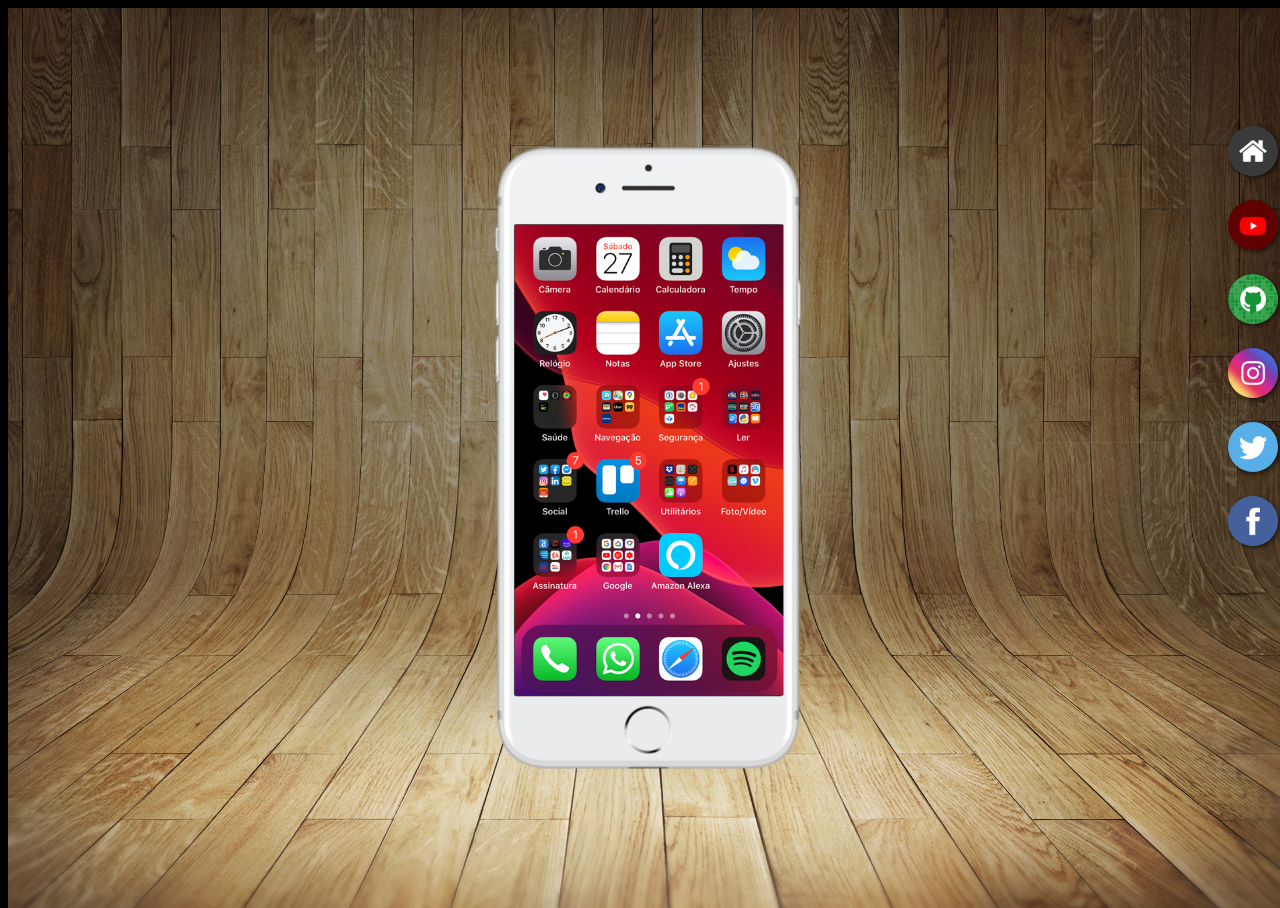
<file: index.html>
<!DOCTYPE html>
<html lang="pt-br">
<head>
    <meta charset="UTF-8">
    <meta name="viewport" content="width=device-width, initial-scale=1.0">
    <link rel="shortcut icon" href="favicon.ico" type="image/x-icon">
    <title>Projetos redes sociais</title>
    <link rel="stylesheet" href="estilos/style.css">
</head>
<body>
    <main>
        <section id="telefone">
            <iframe src="home.html" name="tela" id="tela" frameborder="0" > Seu navegador não é compatível</iframe>
        </section>
        <section id="redes-sociais">
            <br>
            <br>
            <br>
            <br>
            <br>
            <br>
            <a href="home.html" target="tela"><img src="imagens/logo-home.jpg" alt="Home"></a> <br>

            <a href="youtube.html" target="tela"><img src="imagens/logo-youtube.jpg" alt="Youtube"></a> <br>

            <a href="github.html" target="tela"><img src="imagens/logo-github.jpg" alt="Github"></a> <br>

            <a href="instagram.html" target="tela"><img src="imagens/logo-instagram.jpg" alt="Instagram"></a> <br>

            <a href="twitter.html" target="tela"><img src="imagens/logo-twitter.jpg" alt="Twitter"></a> <br>

            <a href="face.html" target="tela"><img src="imagens/logo-facebook.jpg" alt="Facebook"></a> <br>
        </section>
    </main>





</body>
</html>
</file>
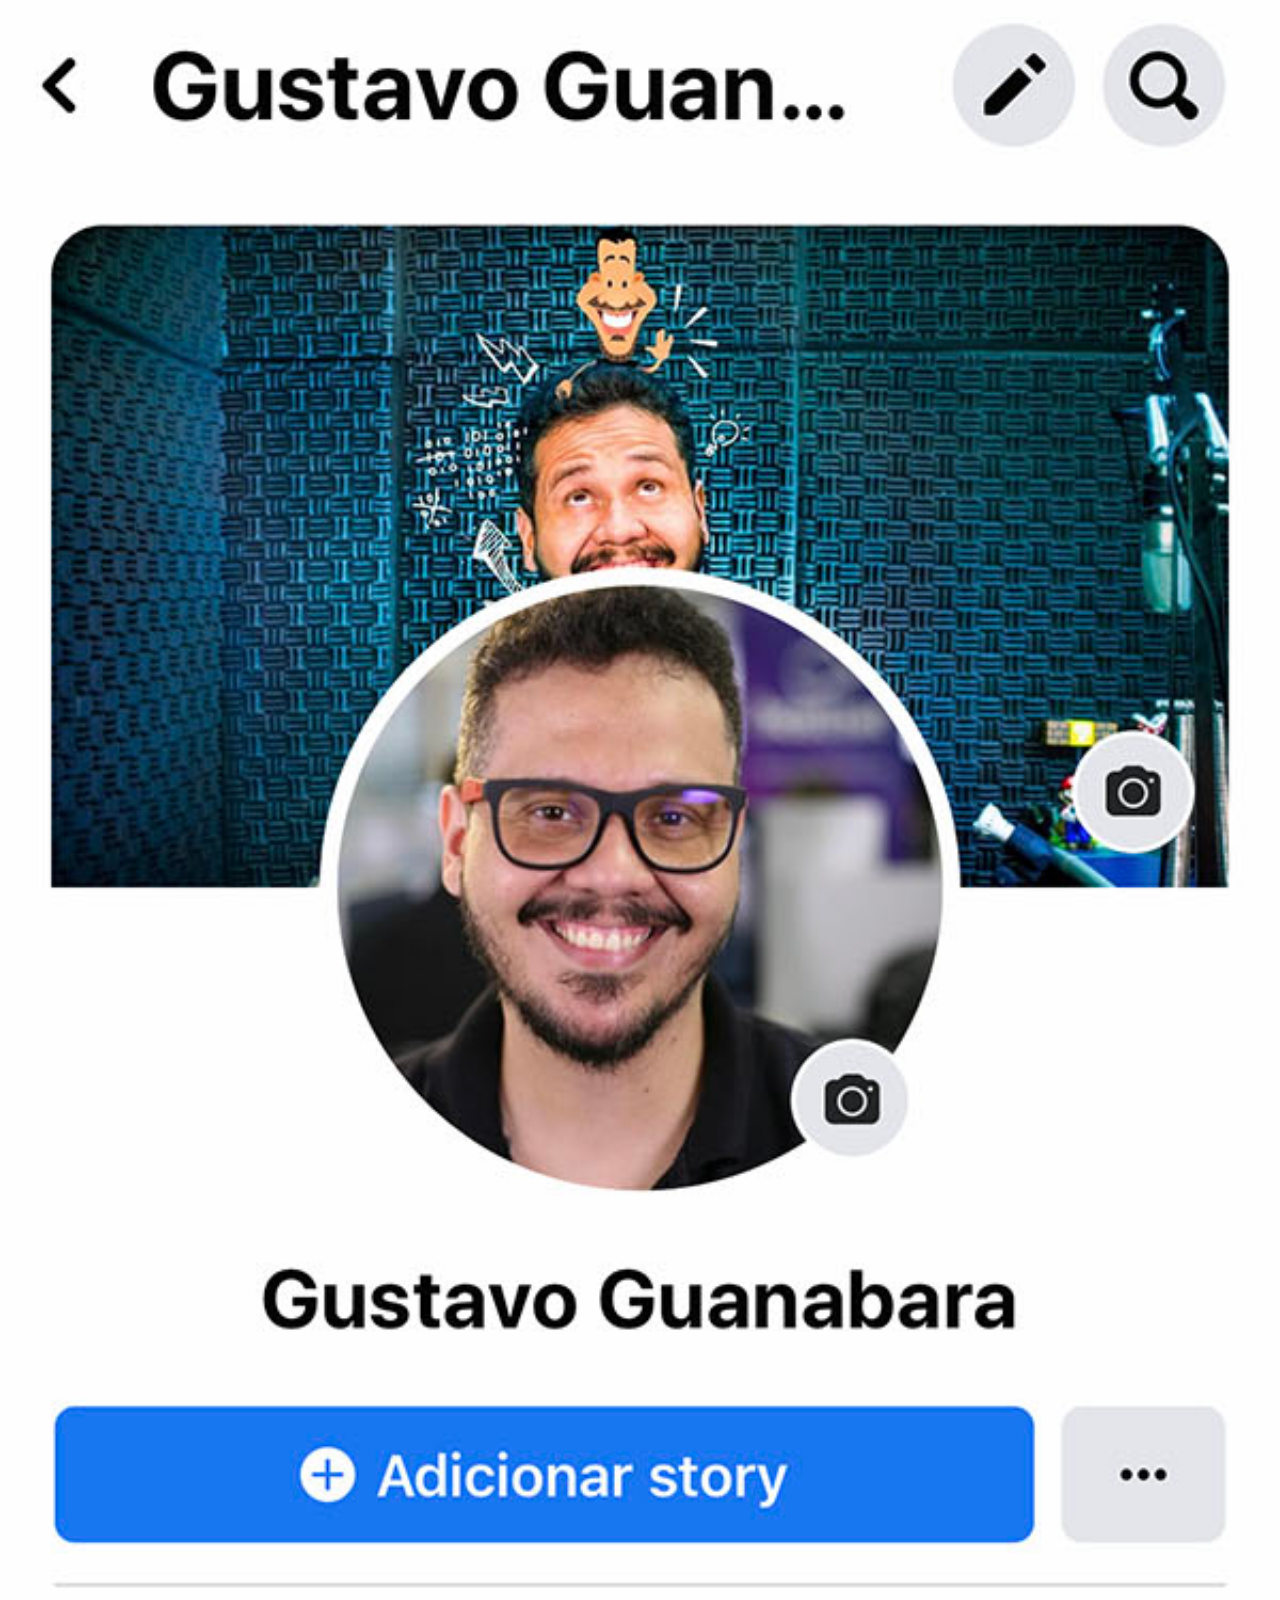
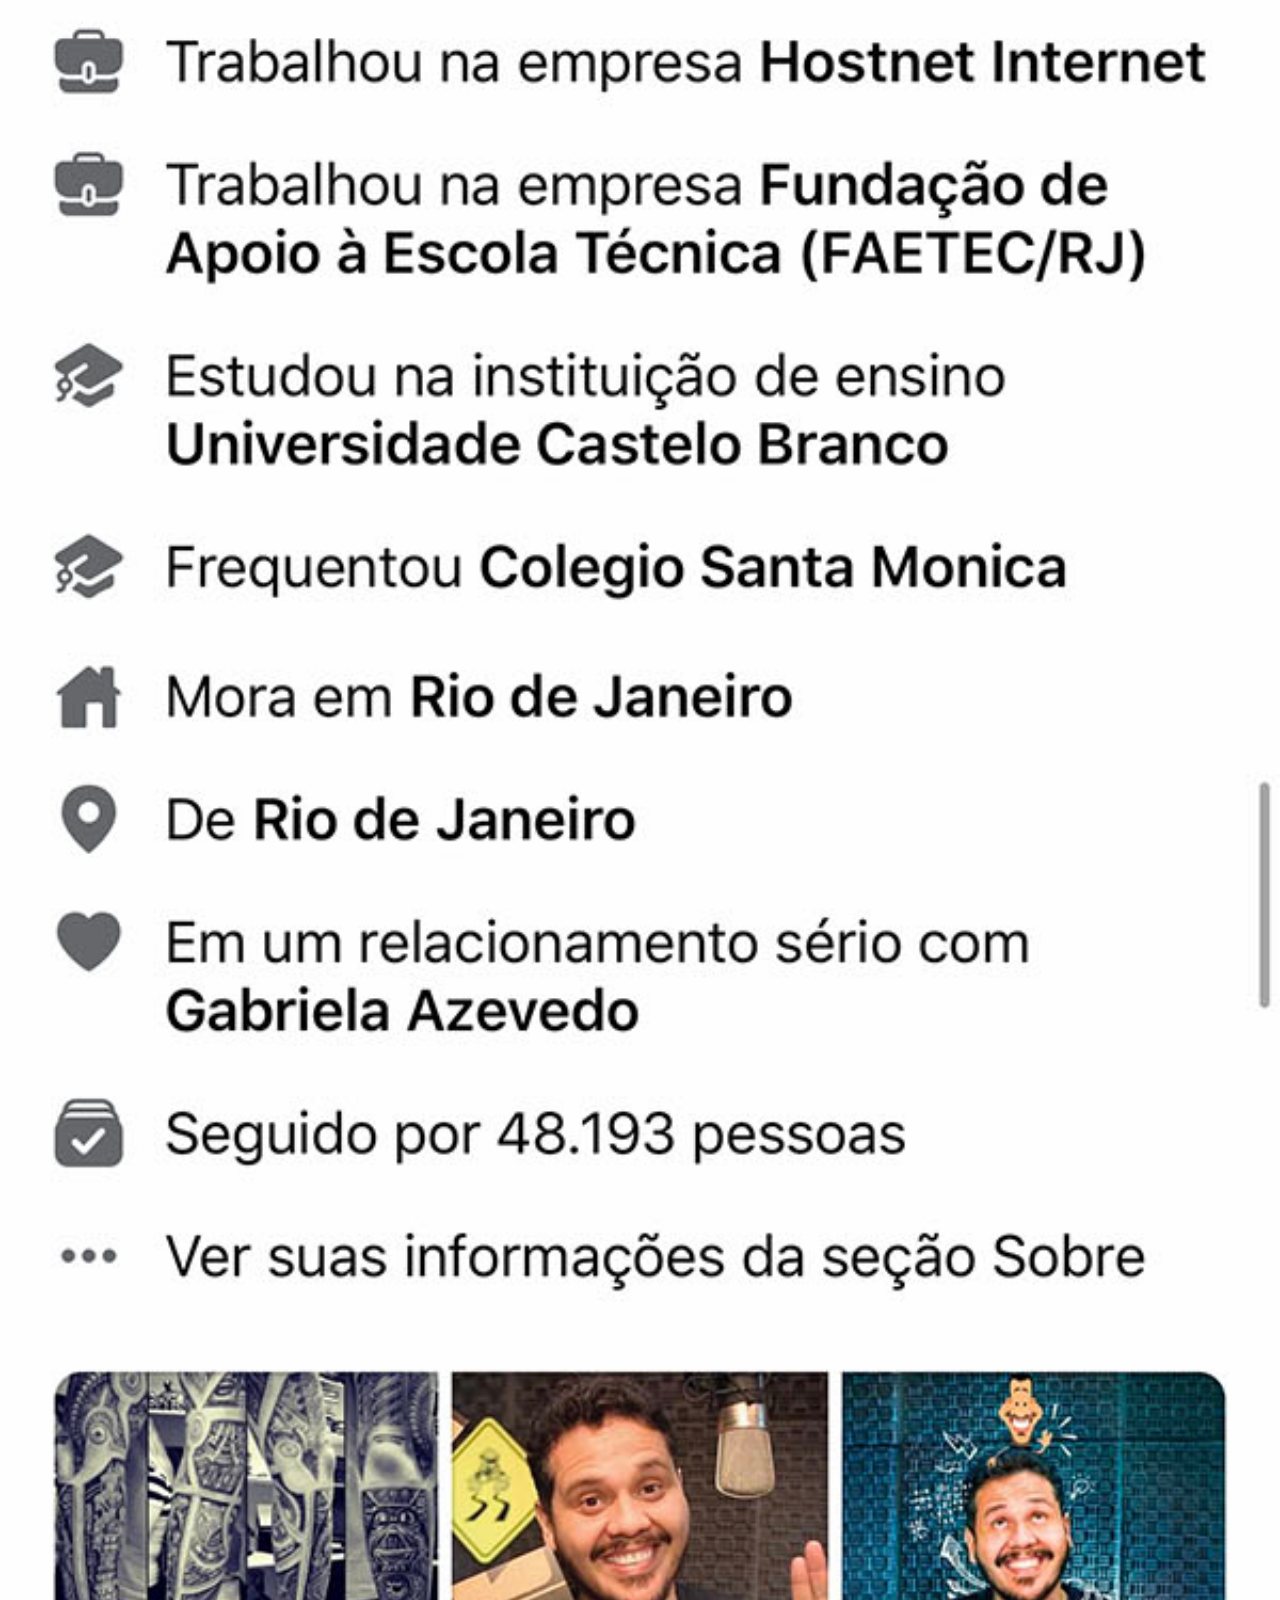
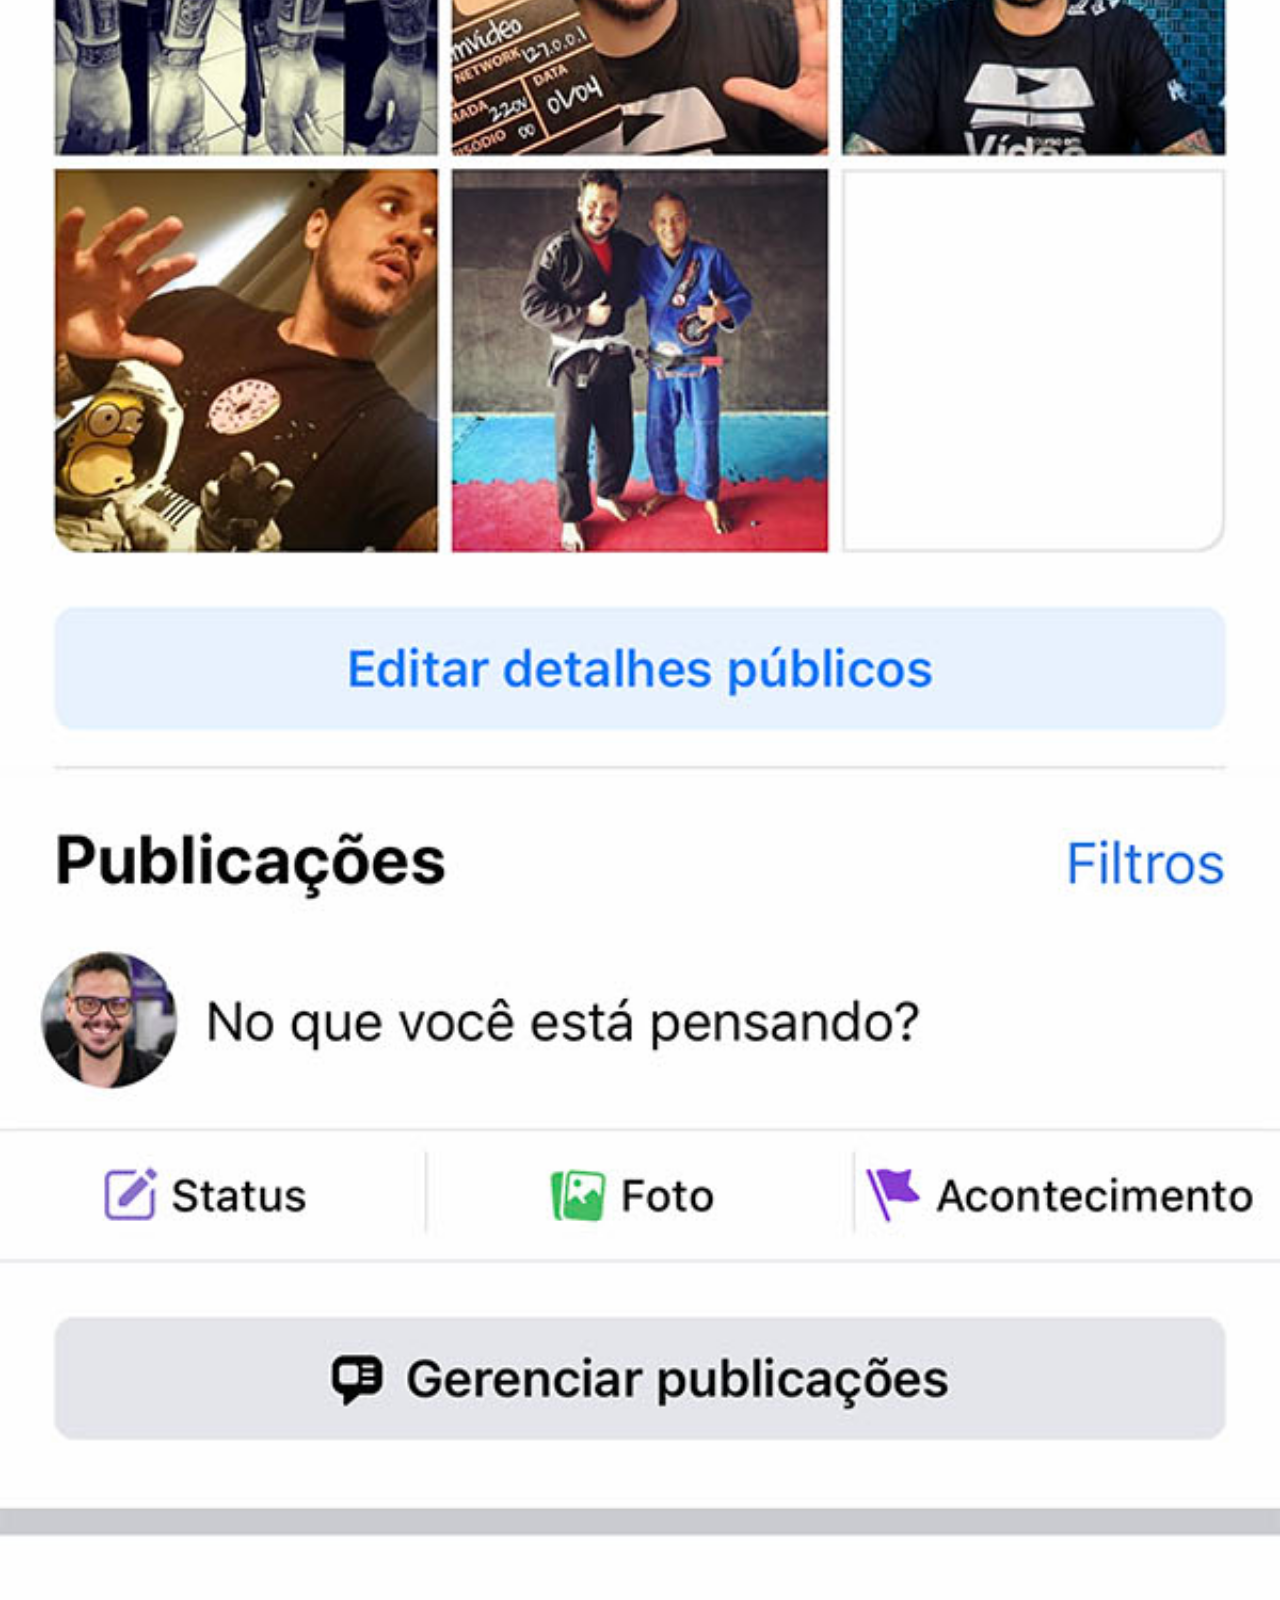
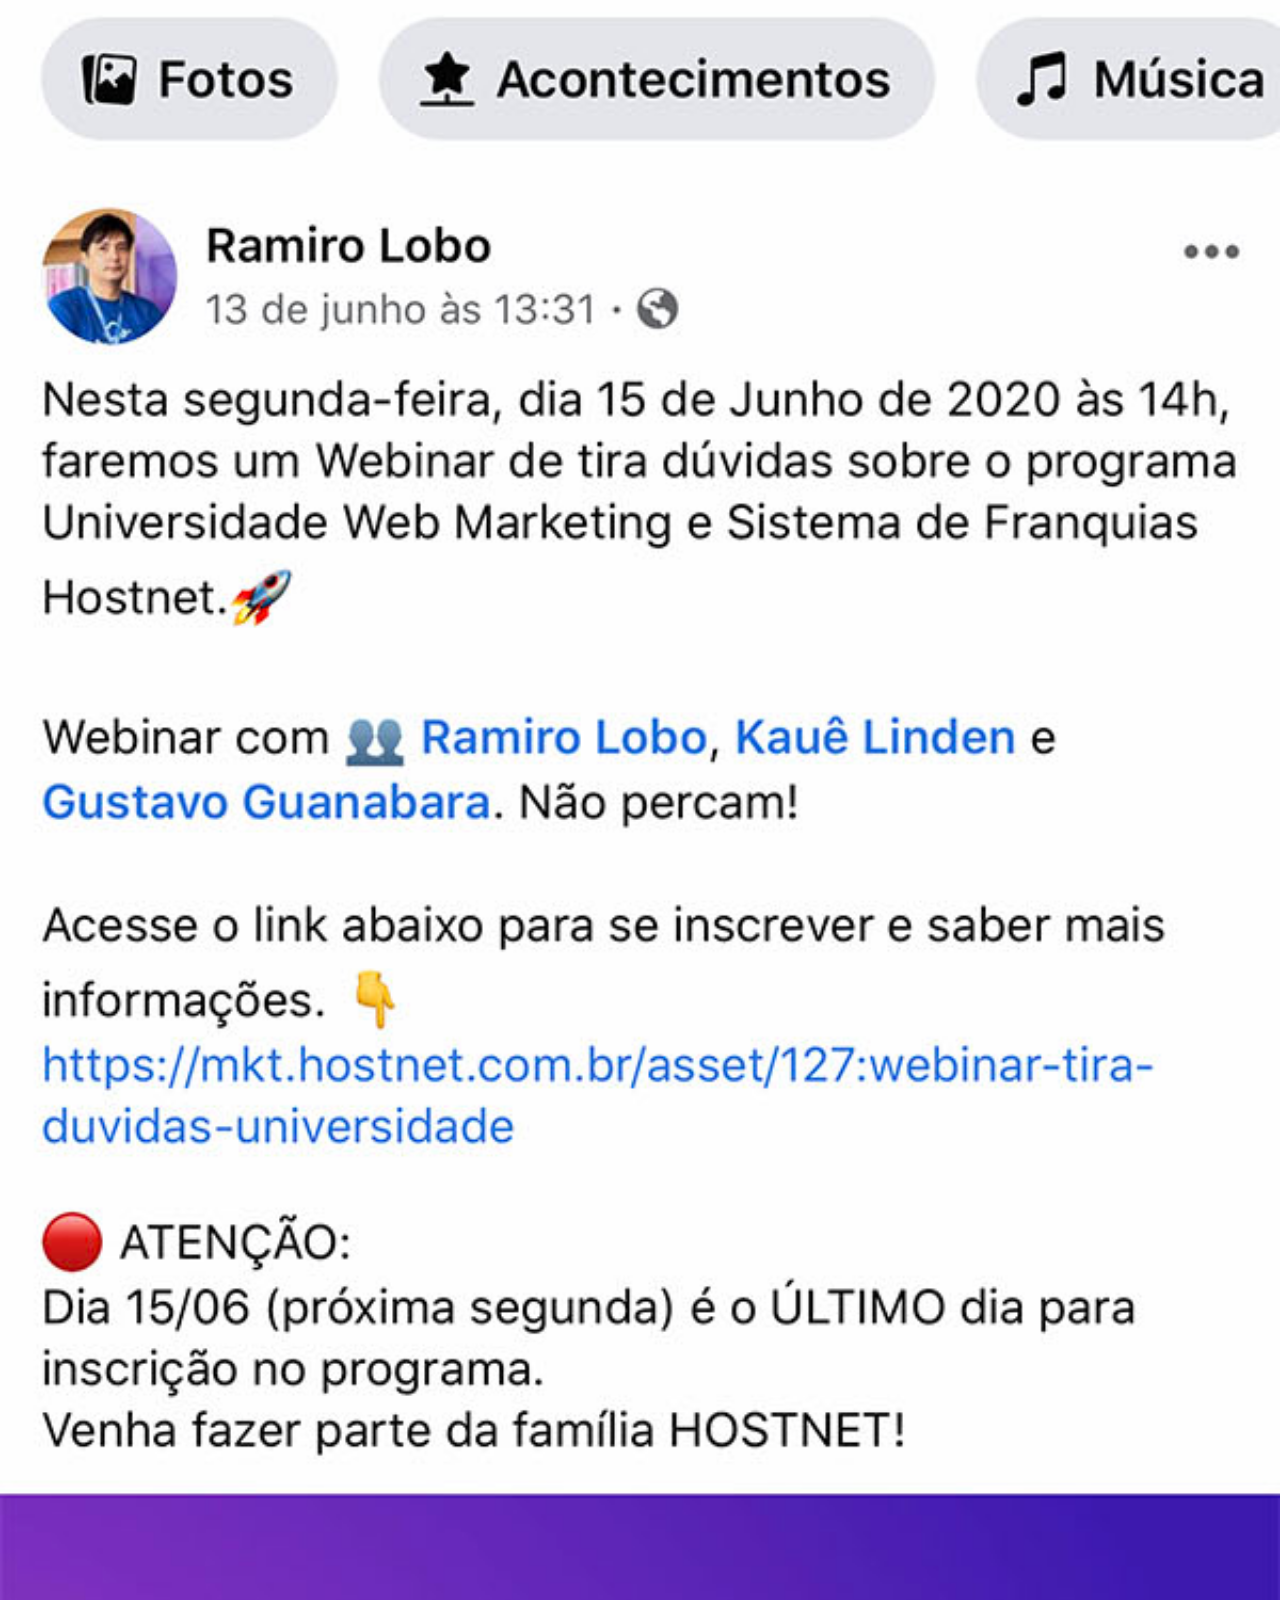
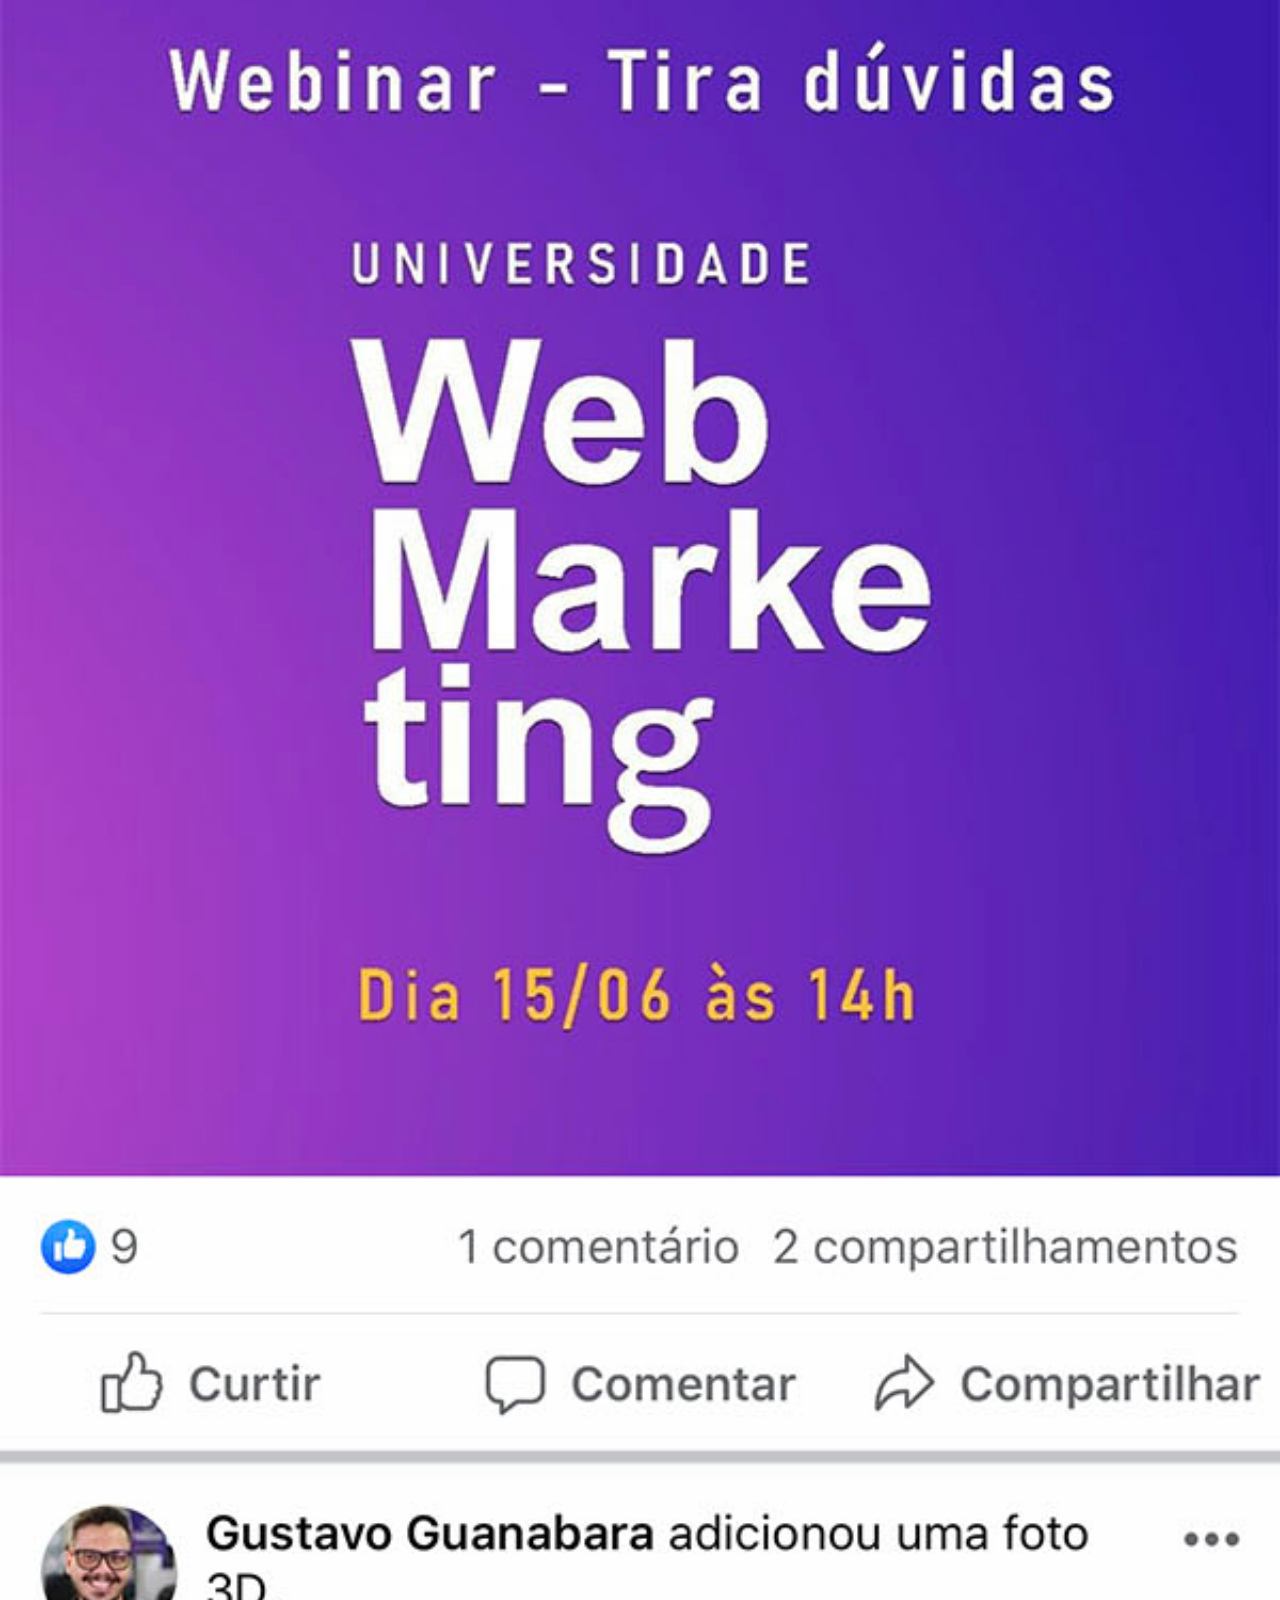
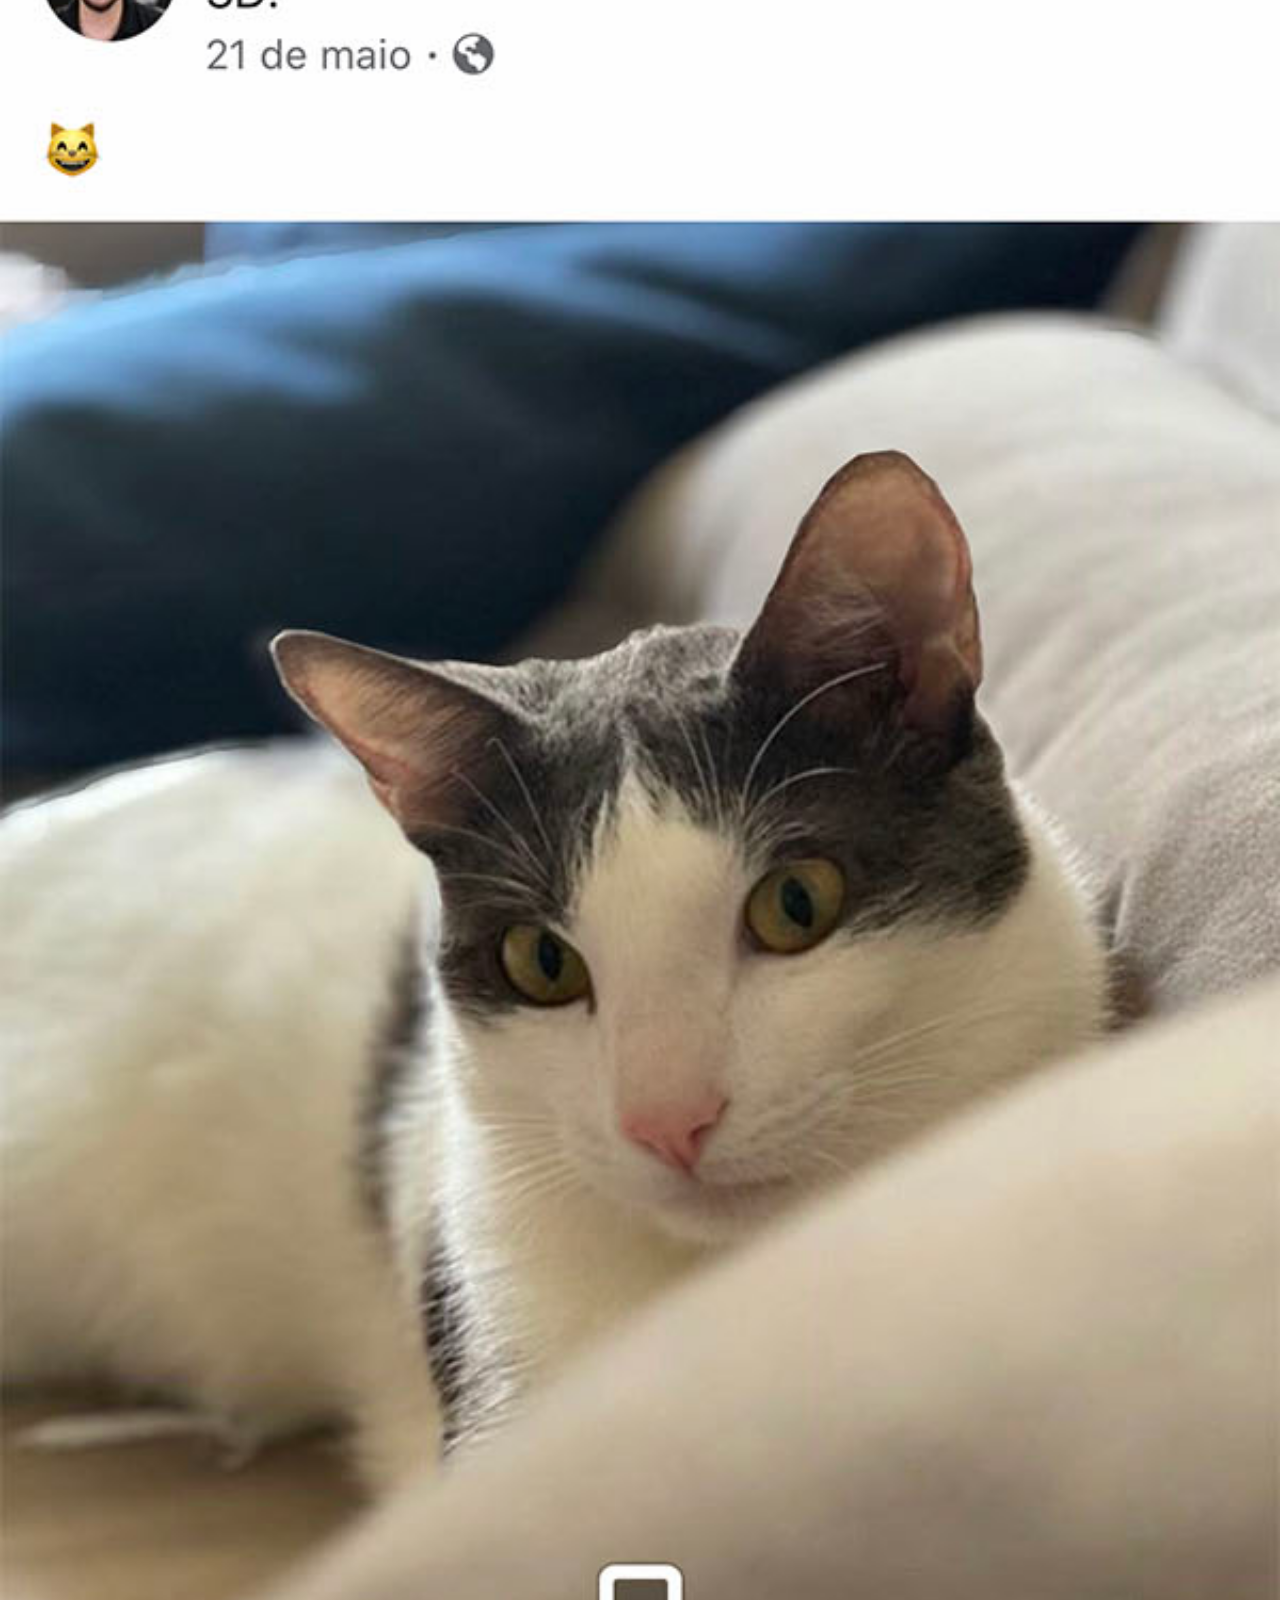
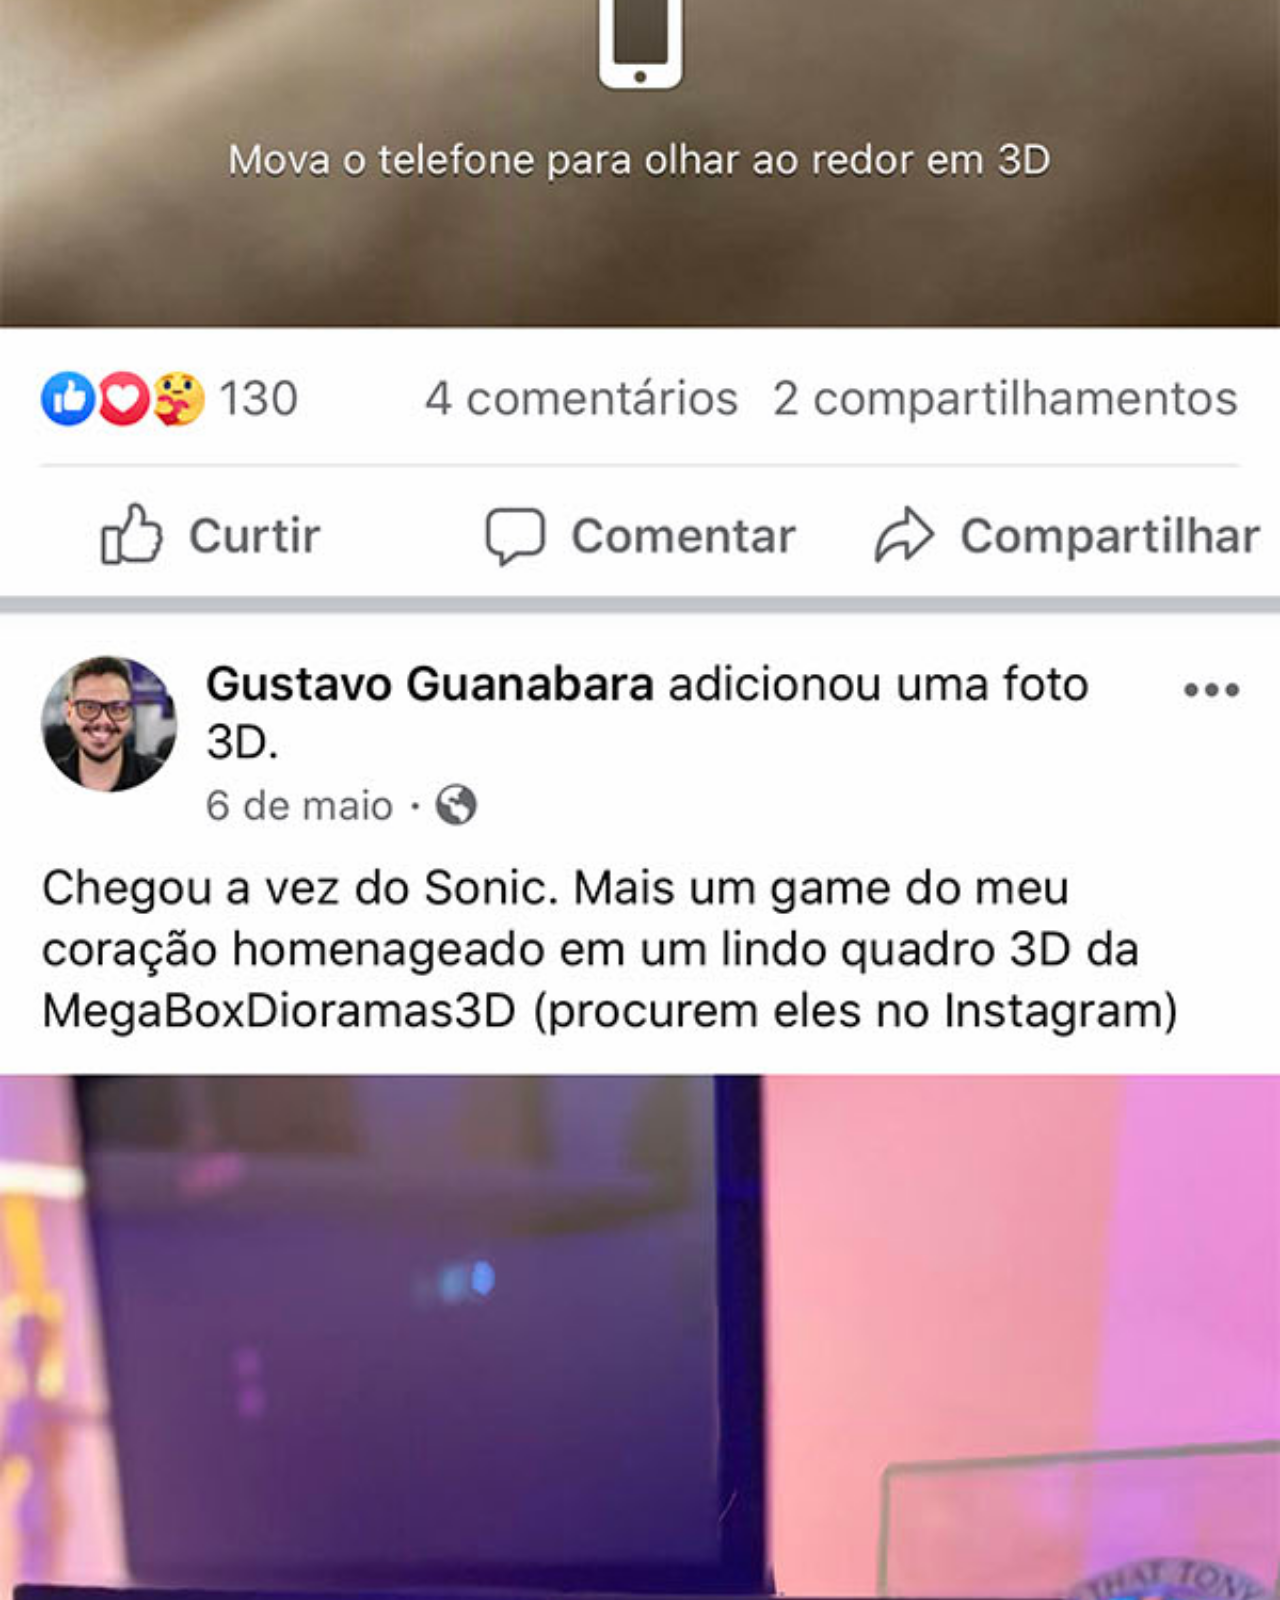
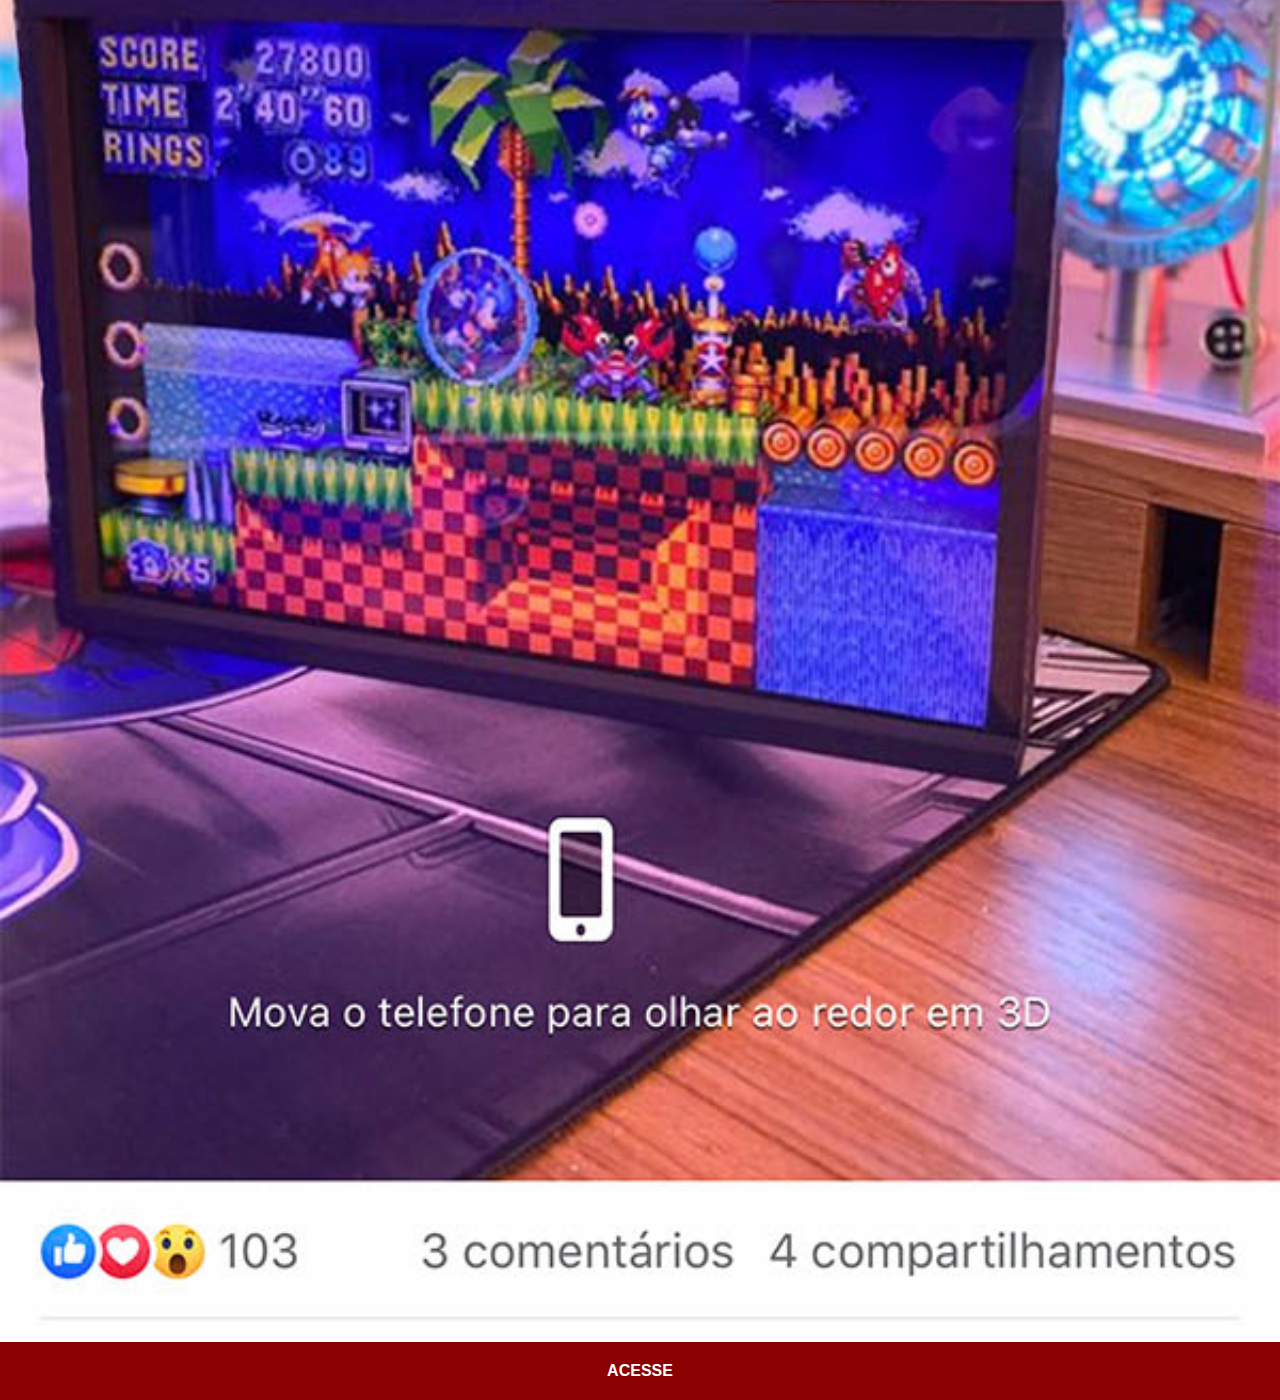
<file: face.html>
<!DOCTYPE html>
<html lang="pt-br">
<head>
    <meta charset="UTF-8">
    <meta name="viewport" content="width=device-width, initial-scale=1.0">
    <title>Document</title>
    <link rel="stylesheet" href="estilos/social.css">
</head>
<body>
    <img src="imagens/tela-facebook.jpg" alt="facebok">
    <a href="https://www.facebook.com/gustavoguanabara" target="_blank">ACESSE</a>
</body>
</html>
</file>
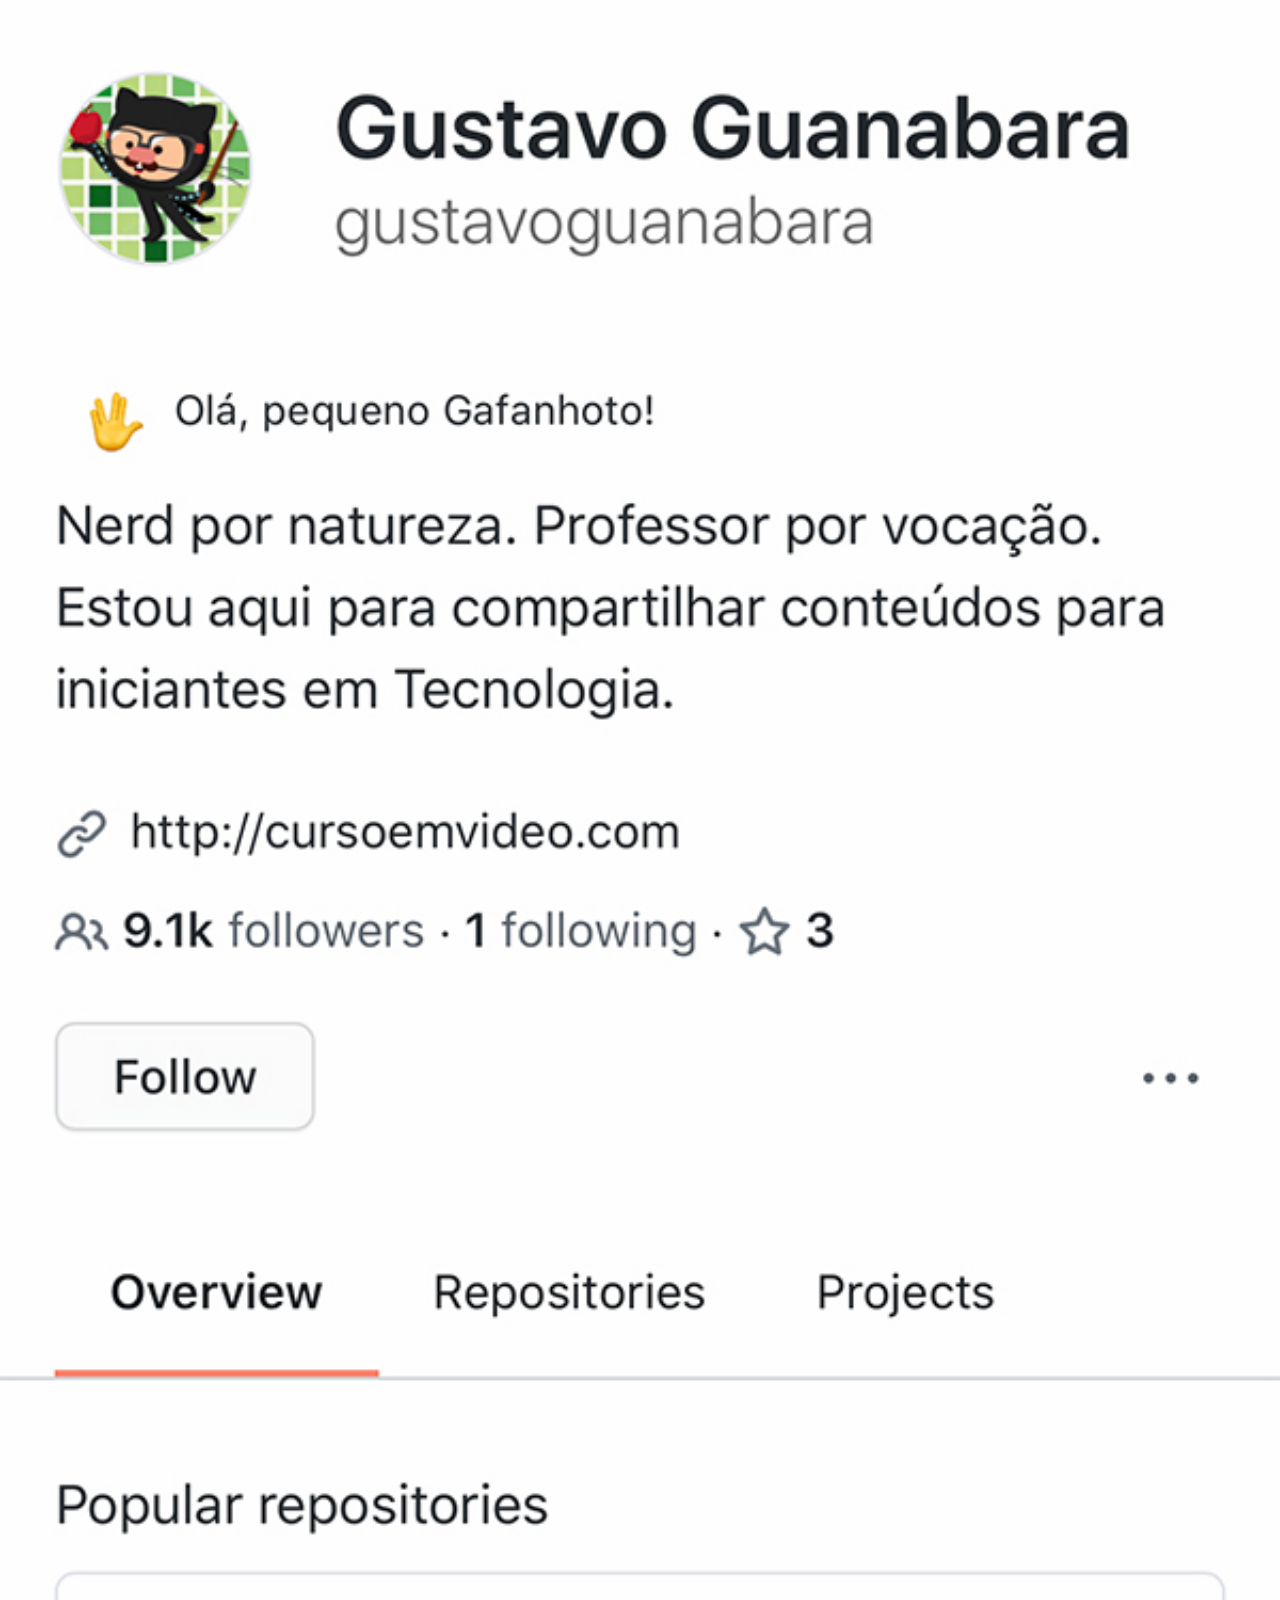
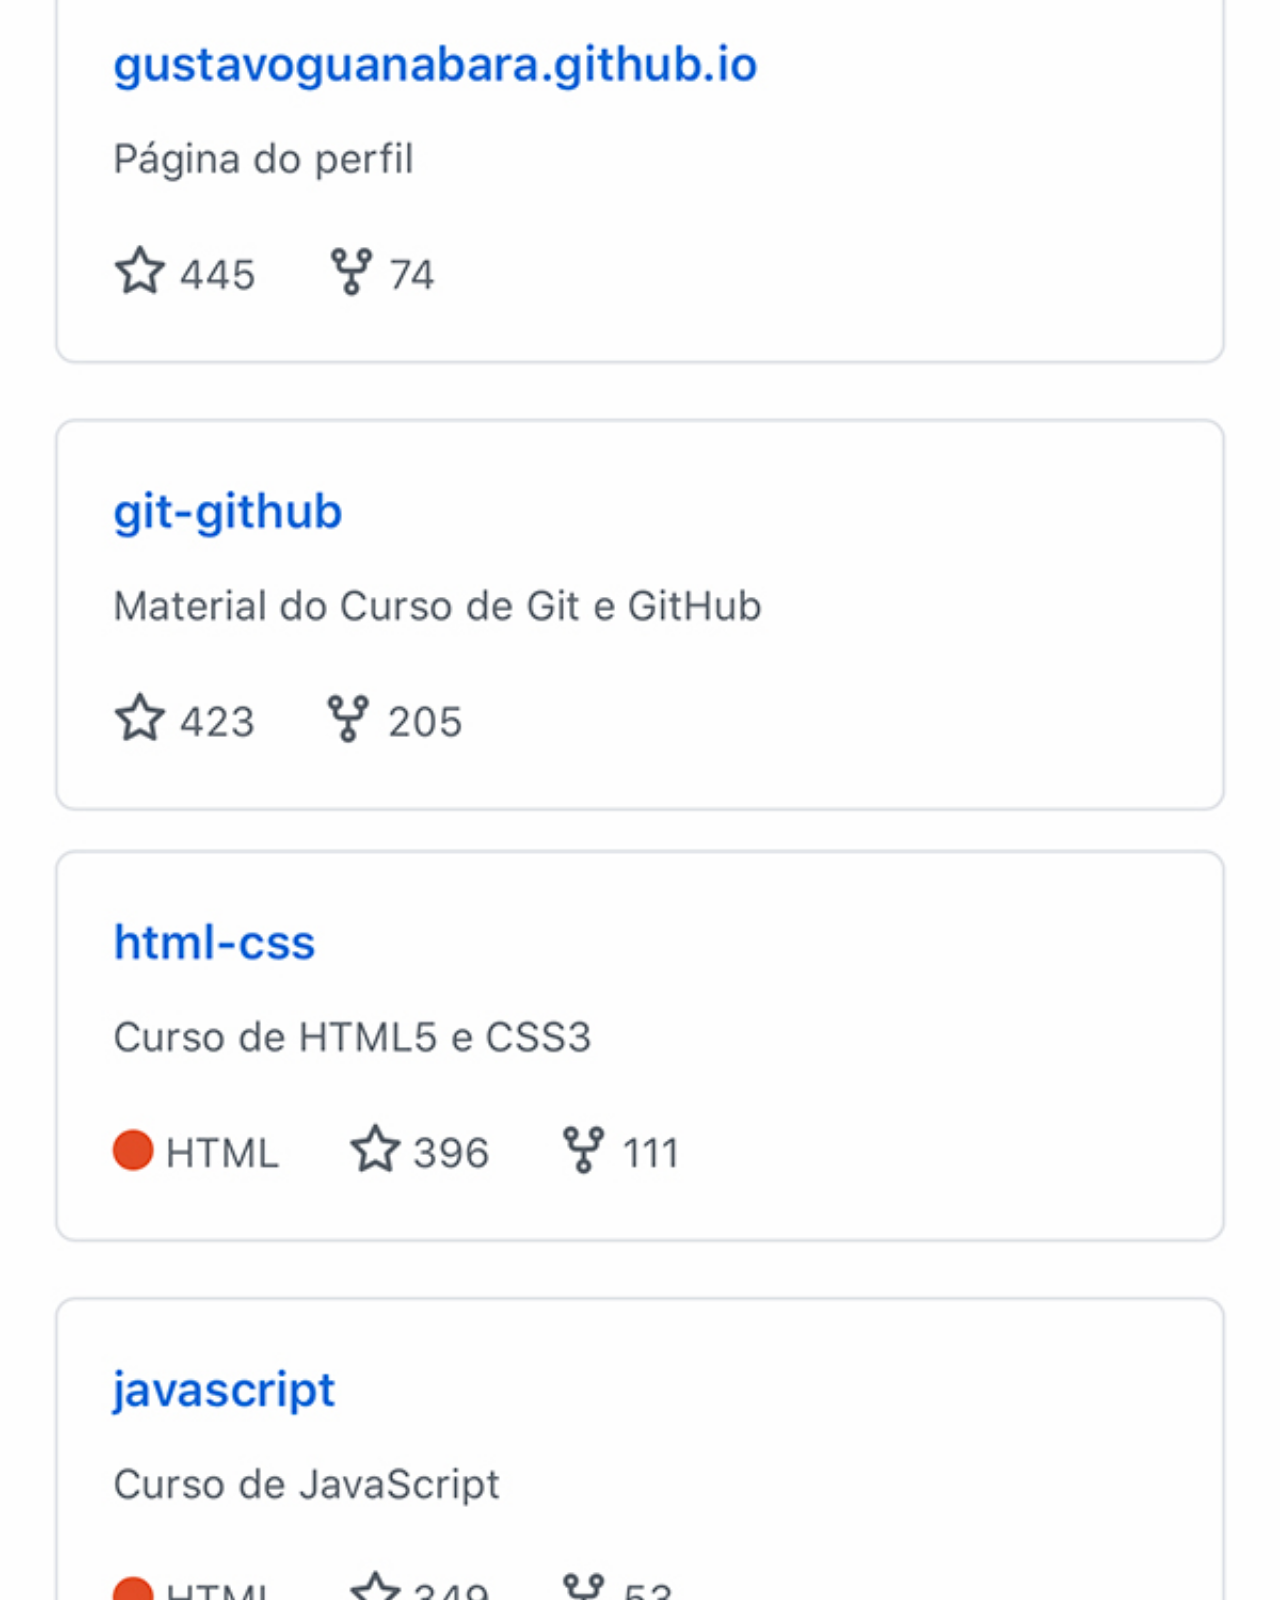
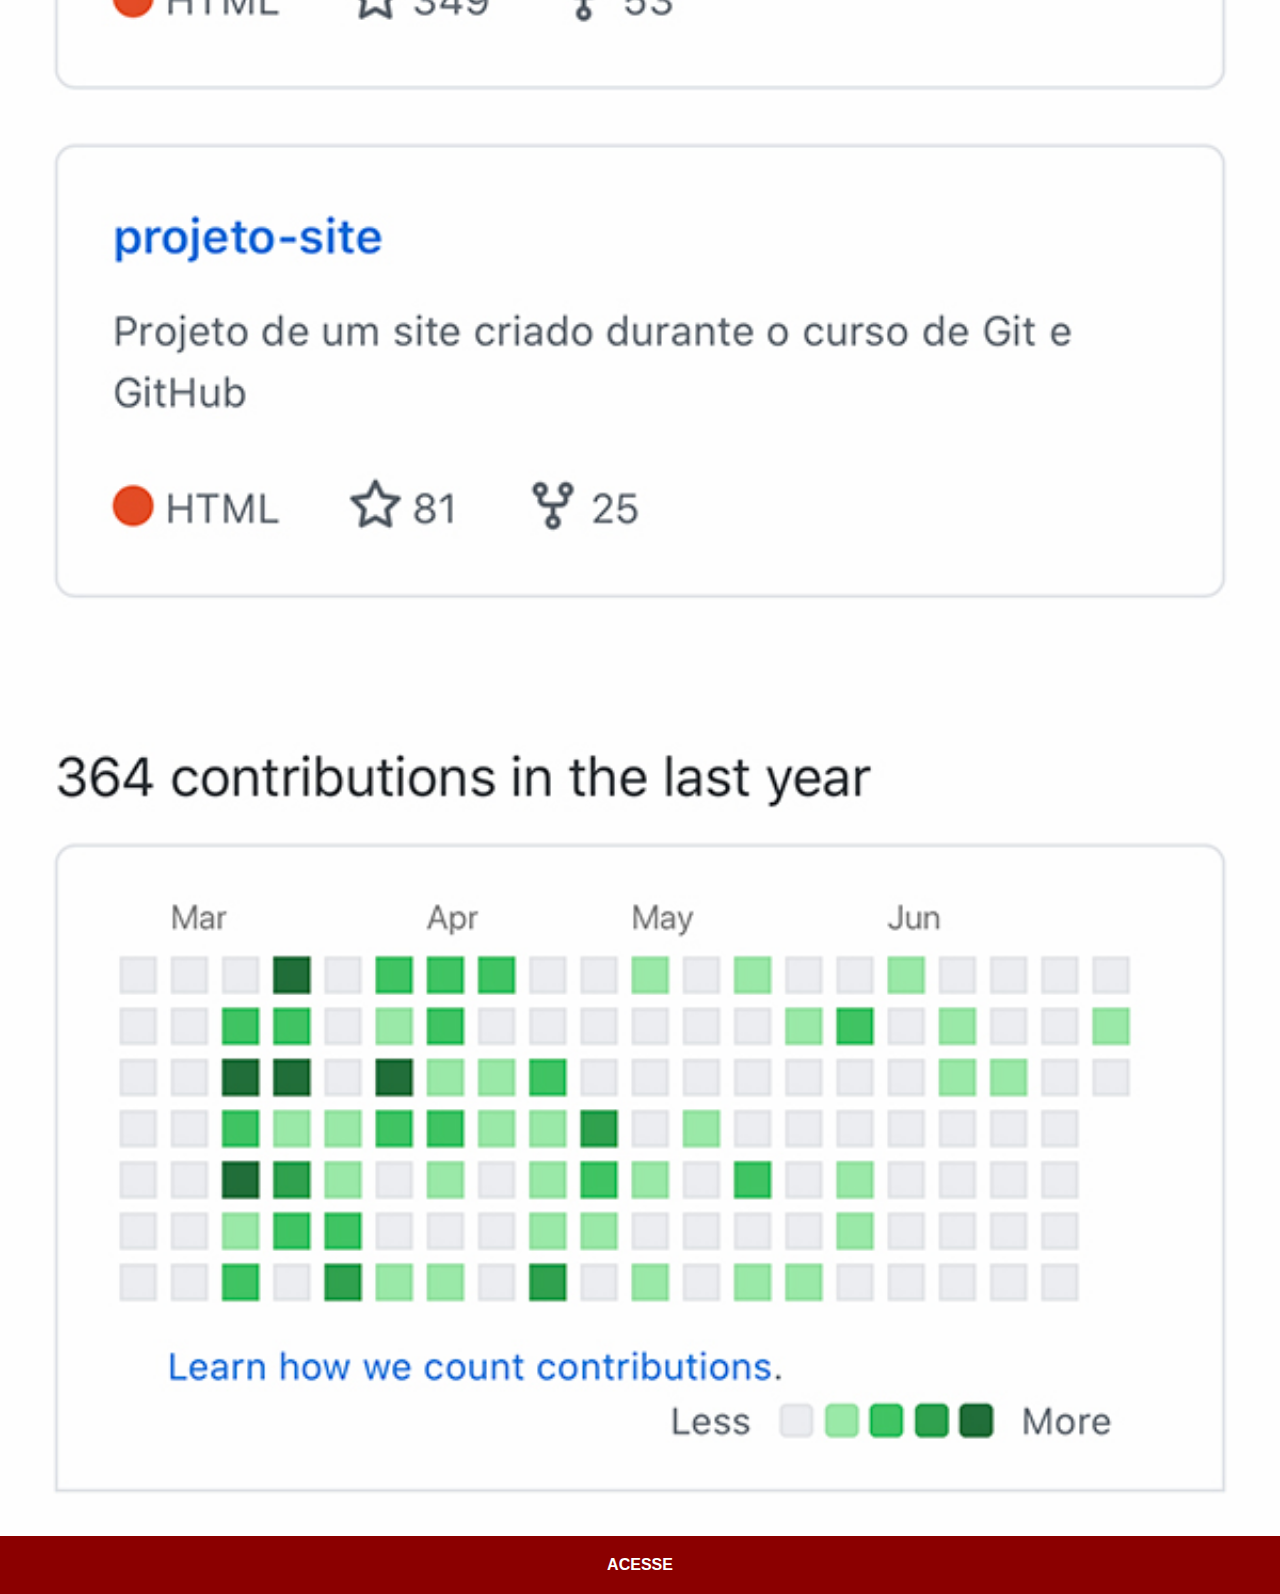
<file: github.html>
<!DOCTYPE html>
<html lang="pt-br">
<head>
    <meta charset="UTF-8">
    <meta name="viewport" content="width=device-width, initial-scale=1.0">
    <title>youtube</title>
    <link rel="stylesheet" href="estilos/social.css">
</head>
<body>
    <img src="imagens/tela-github.jpg" alt="github">
    <a href="https://github.com/gustavoguanabara" target="_blank">ACESSE</a>
</body>
</html>
</file>
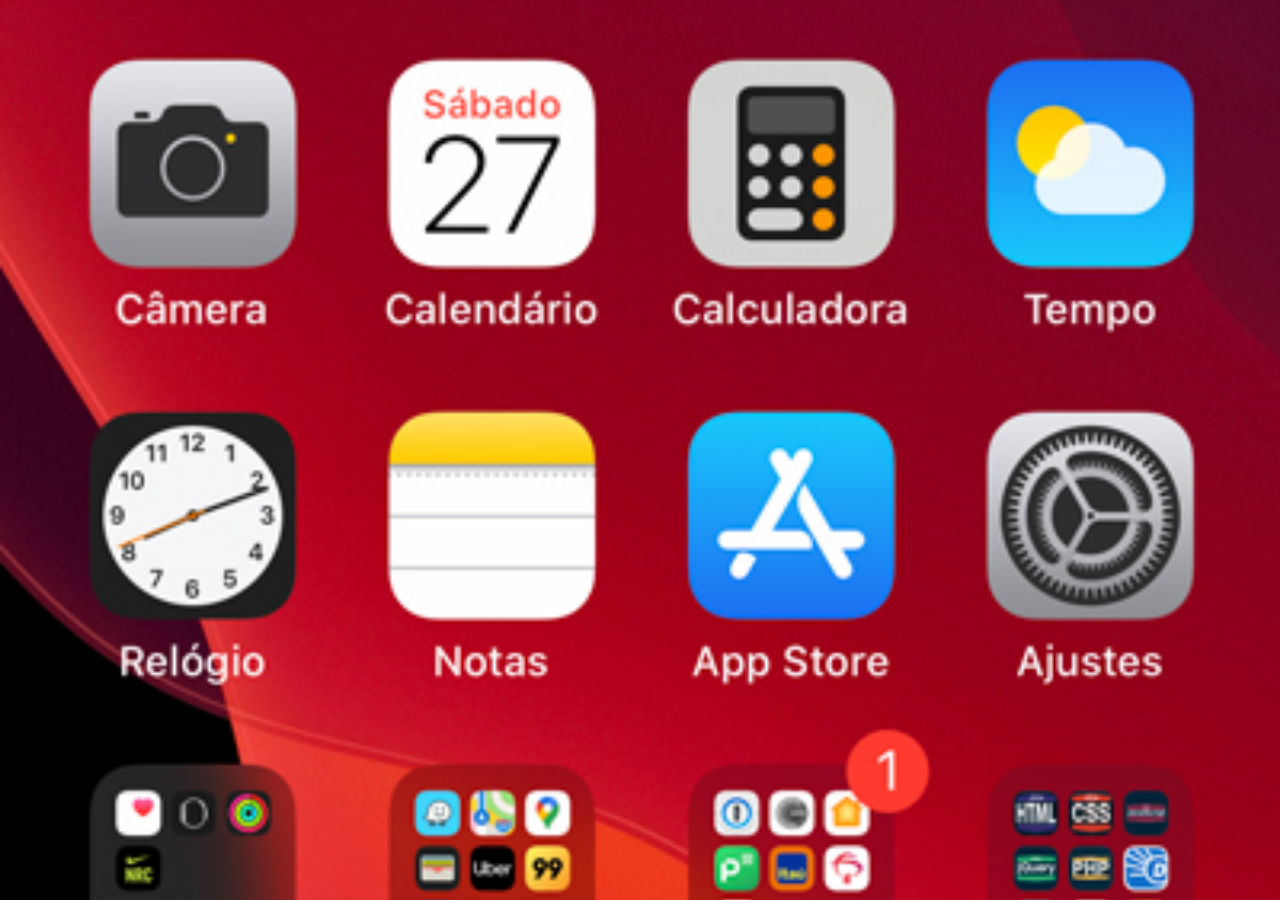
<file: home.html>
<!DOCTYPE html>
<html lang="pt-br">
<head>
    <meta charset="UTF-8">
    <meta name="viewport" content="width=device-width, initial-scale=1.0">
    <title>Home</title>
    <style>
        *{
            margin: 0px;
            padding: 0px;

        }

        body{
            width: 100vw;
            height: 100vh;
            background: black url('imagens/tela-home.jpg') no-repeat top center;
            background-size: cover;
        }


    </style>
</head>
<body>
    
</body>
</html>
</file>
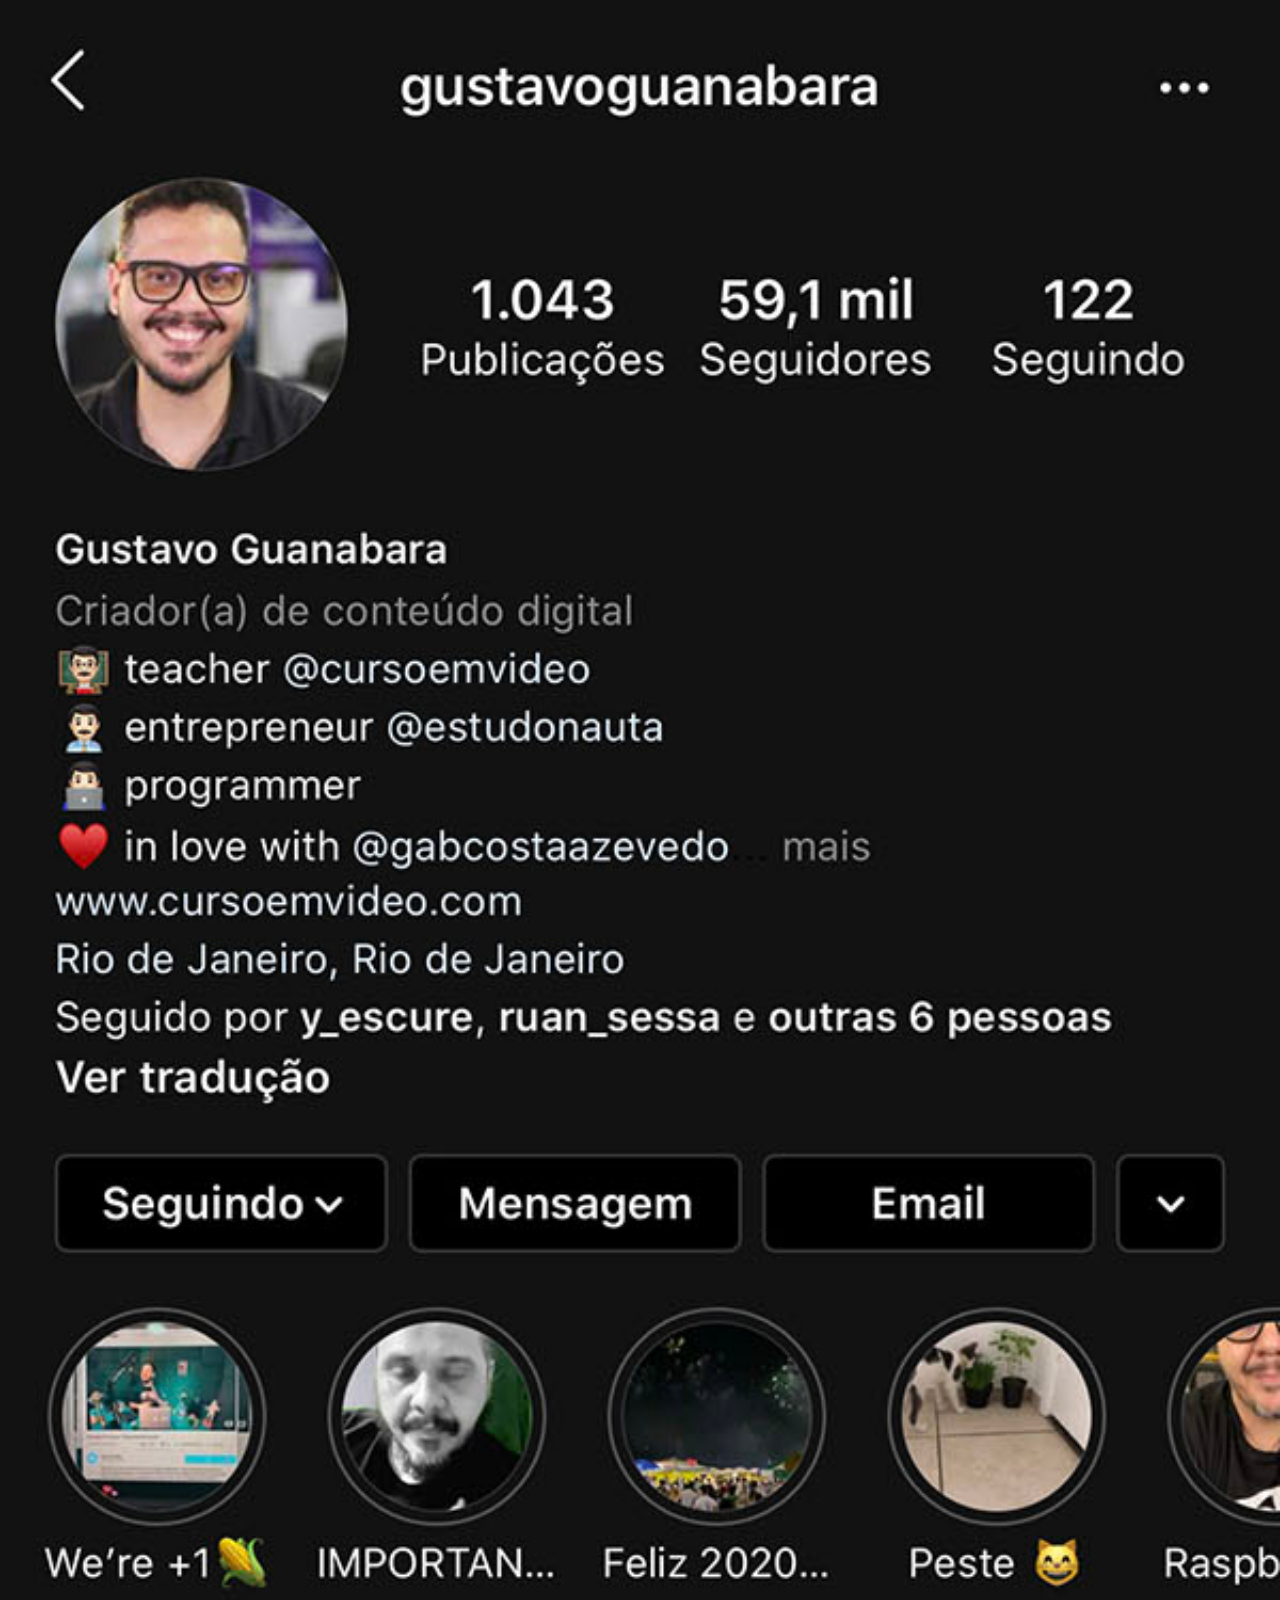
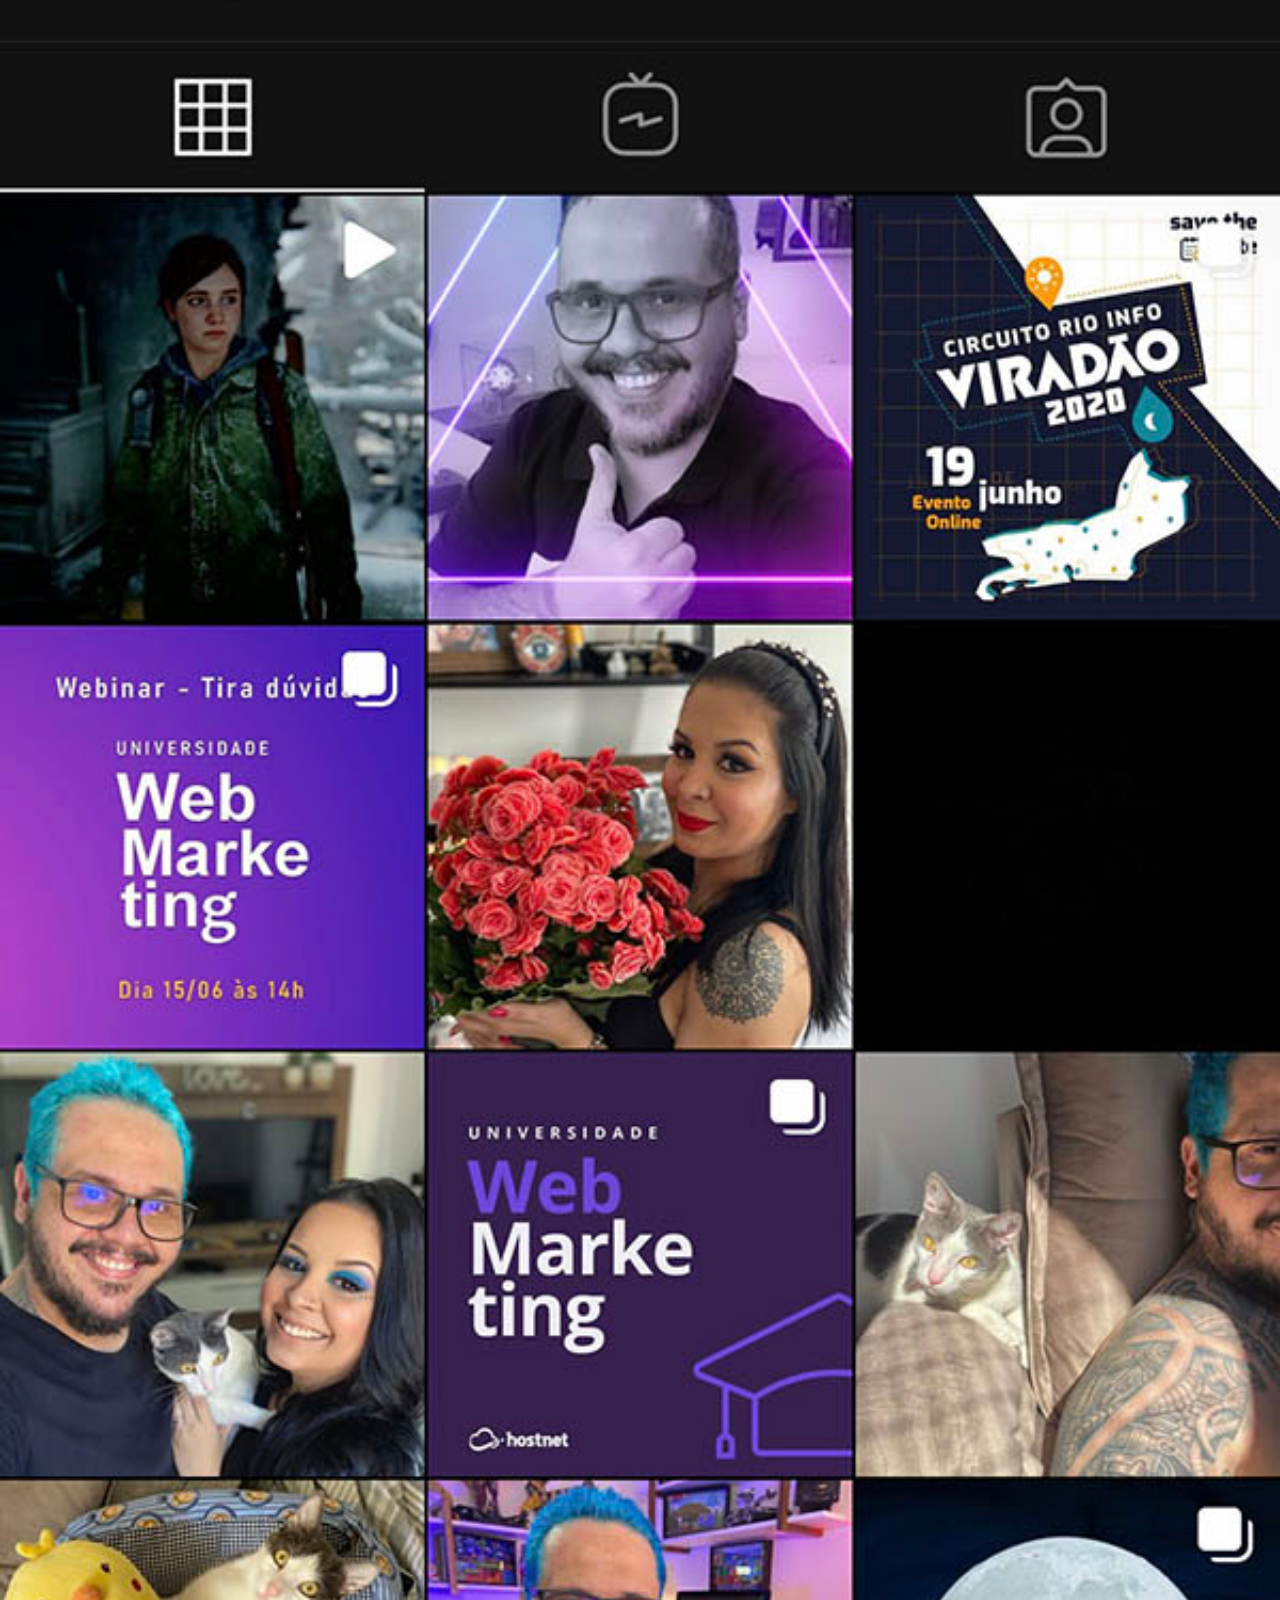
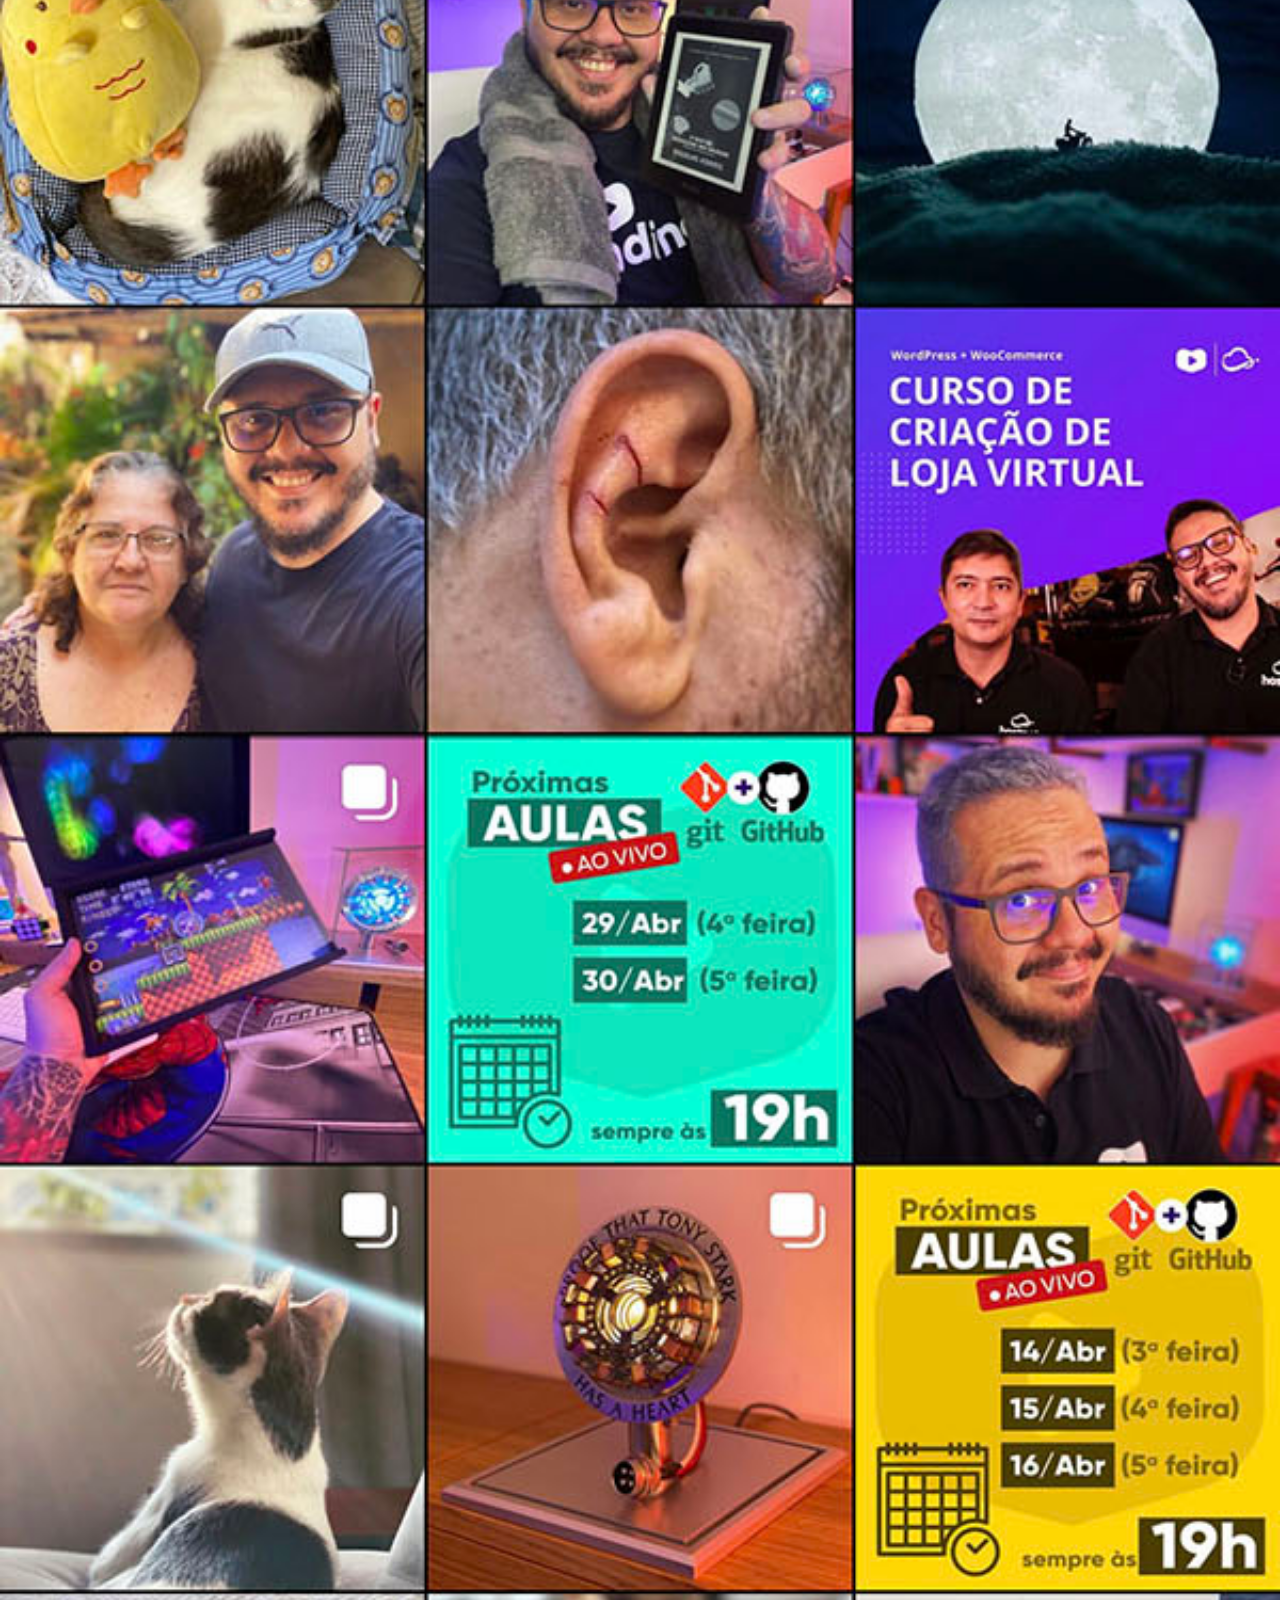
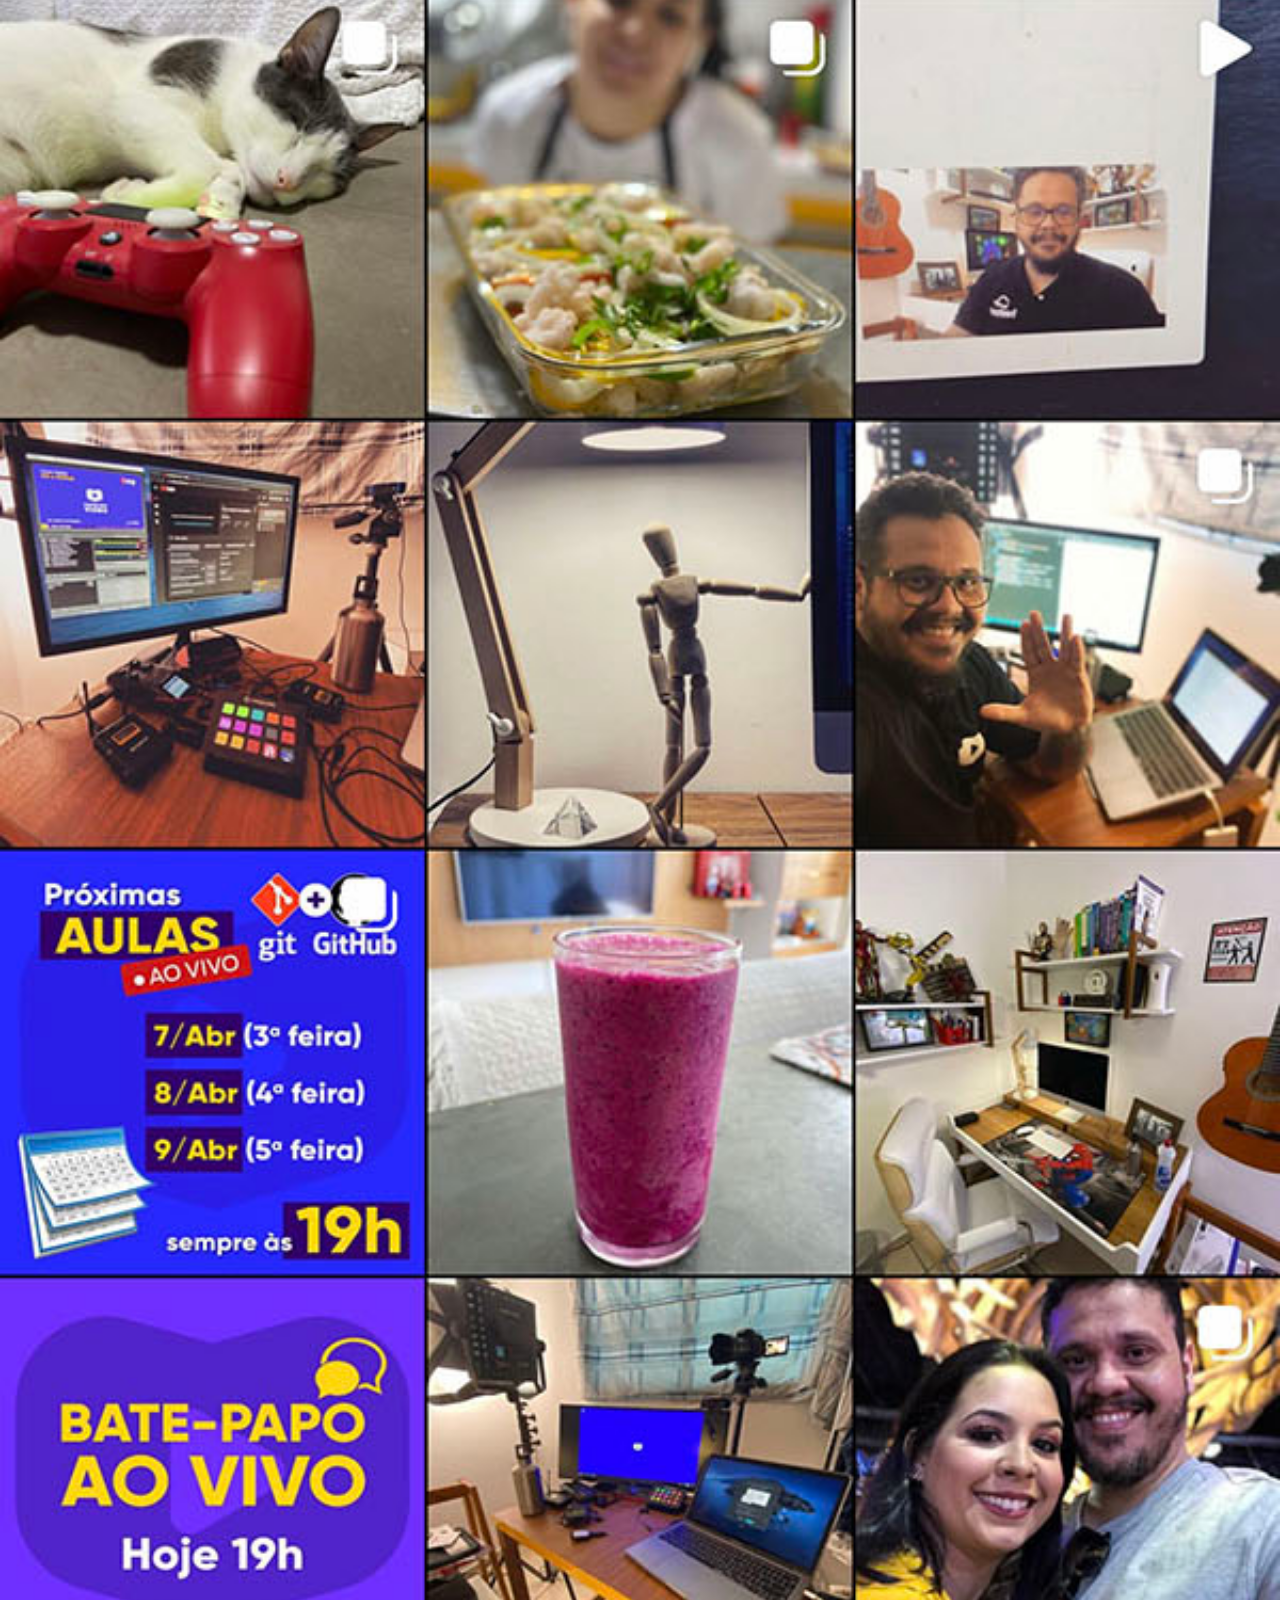
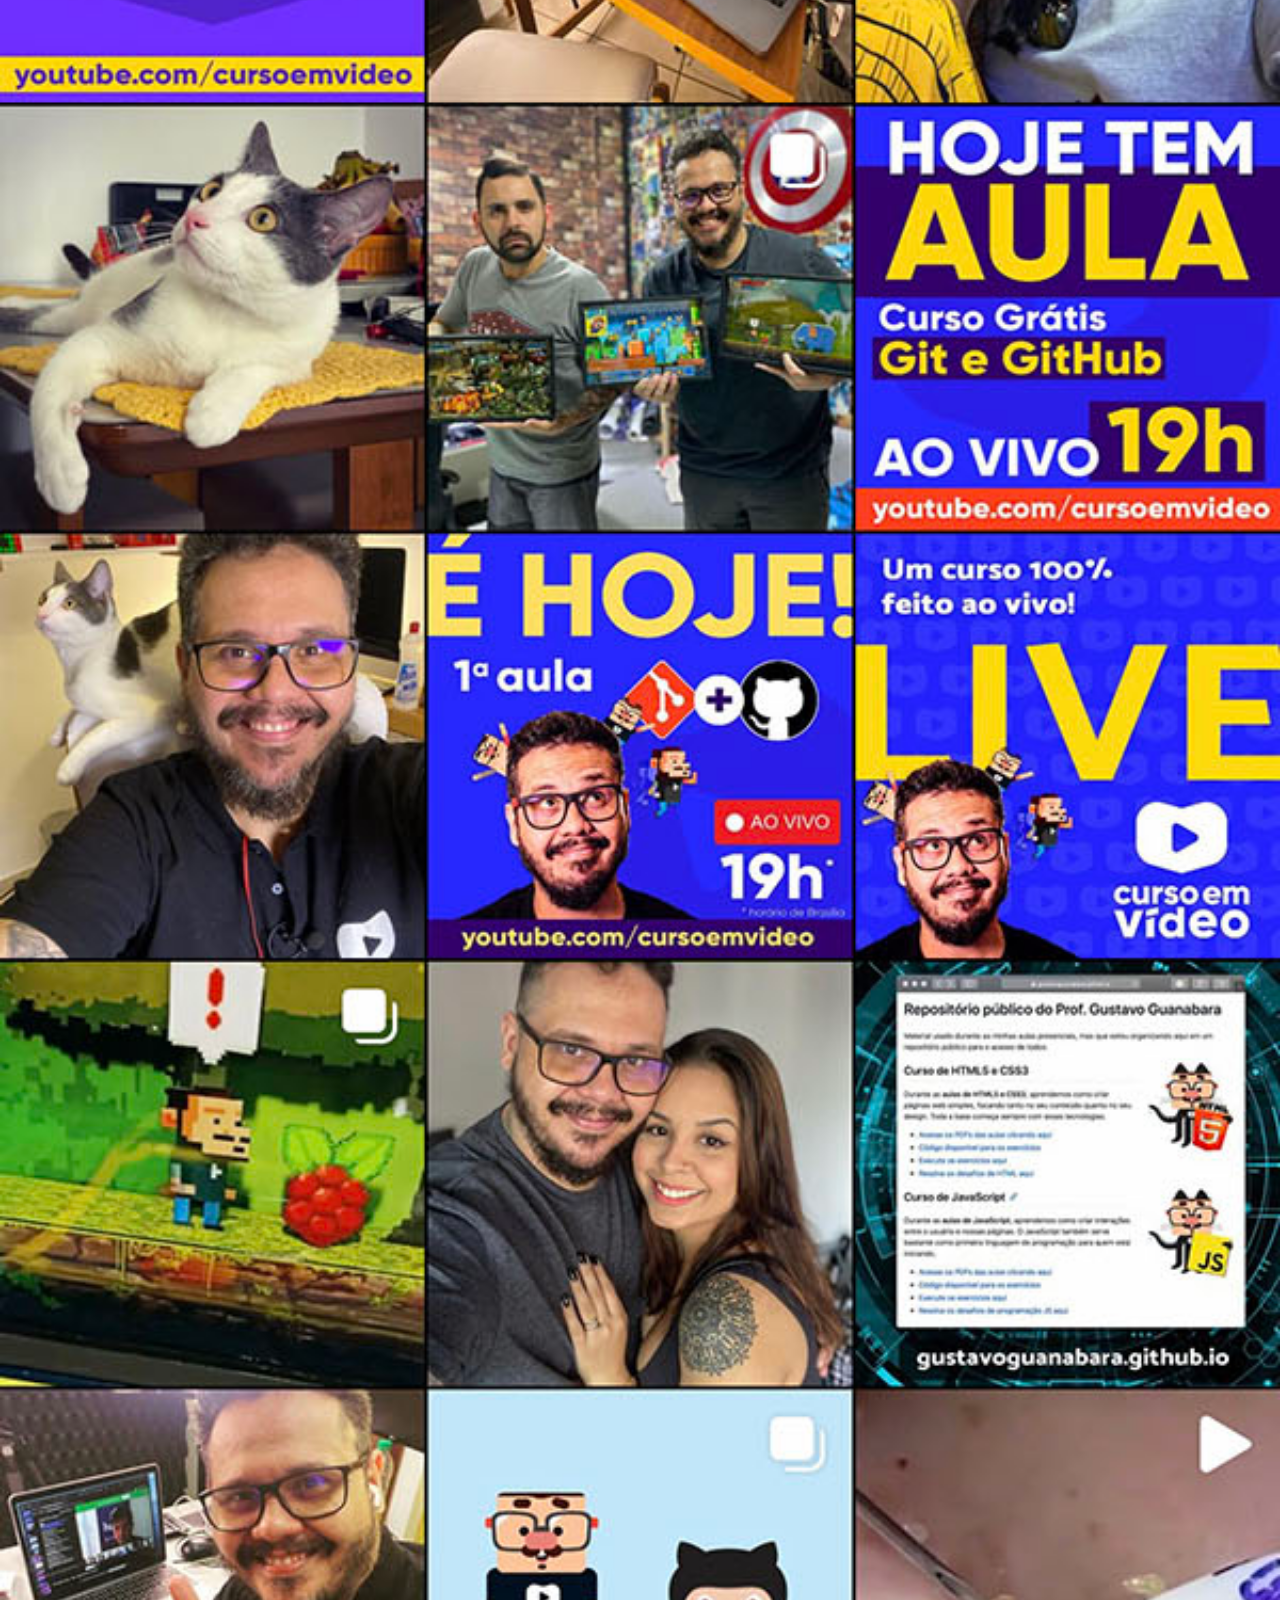
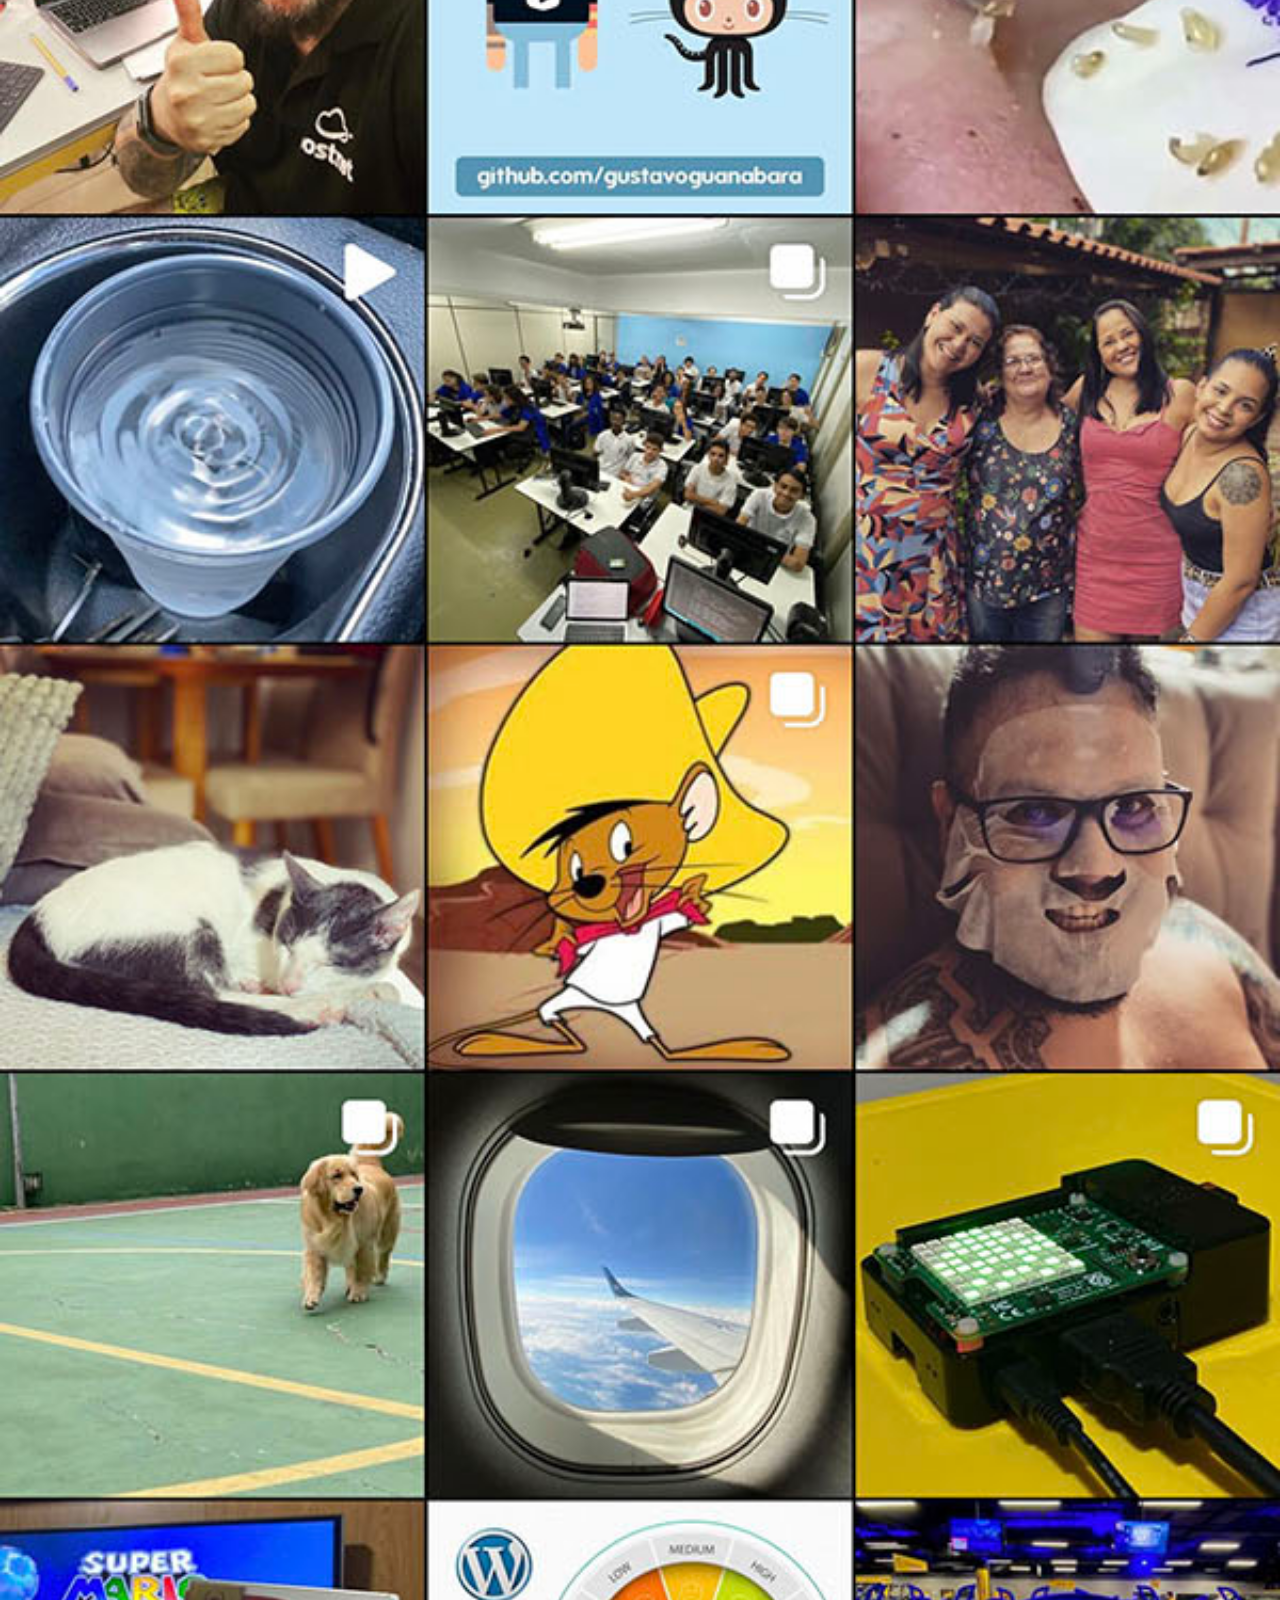
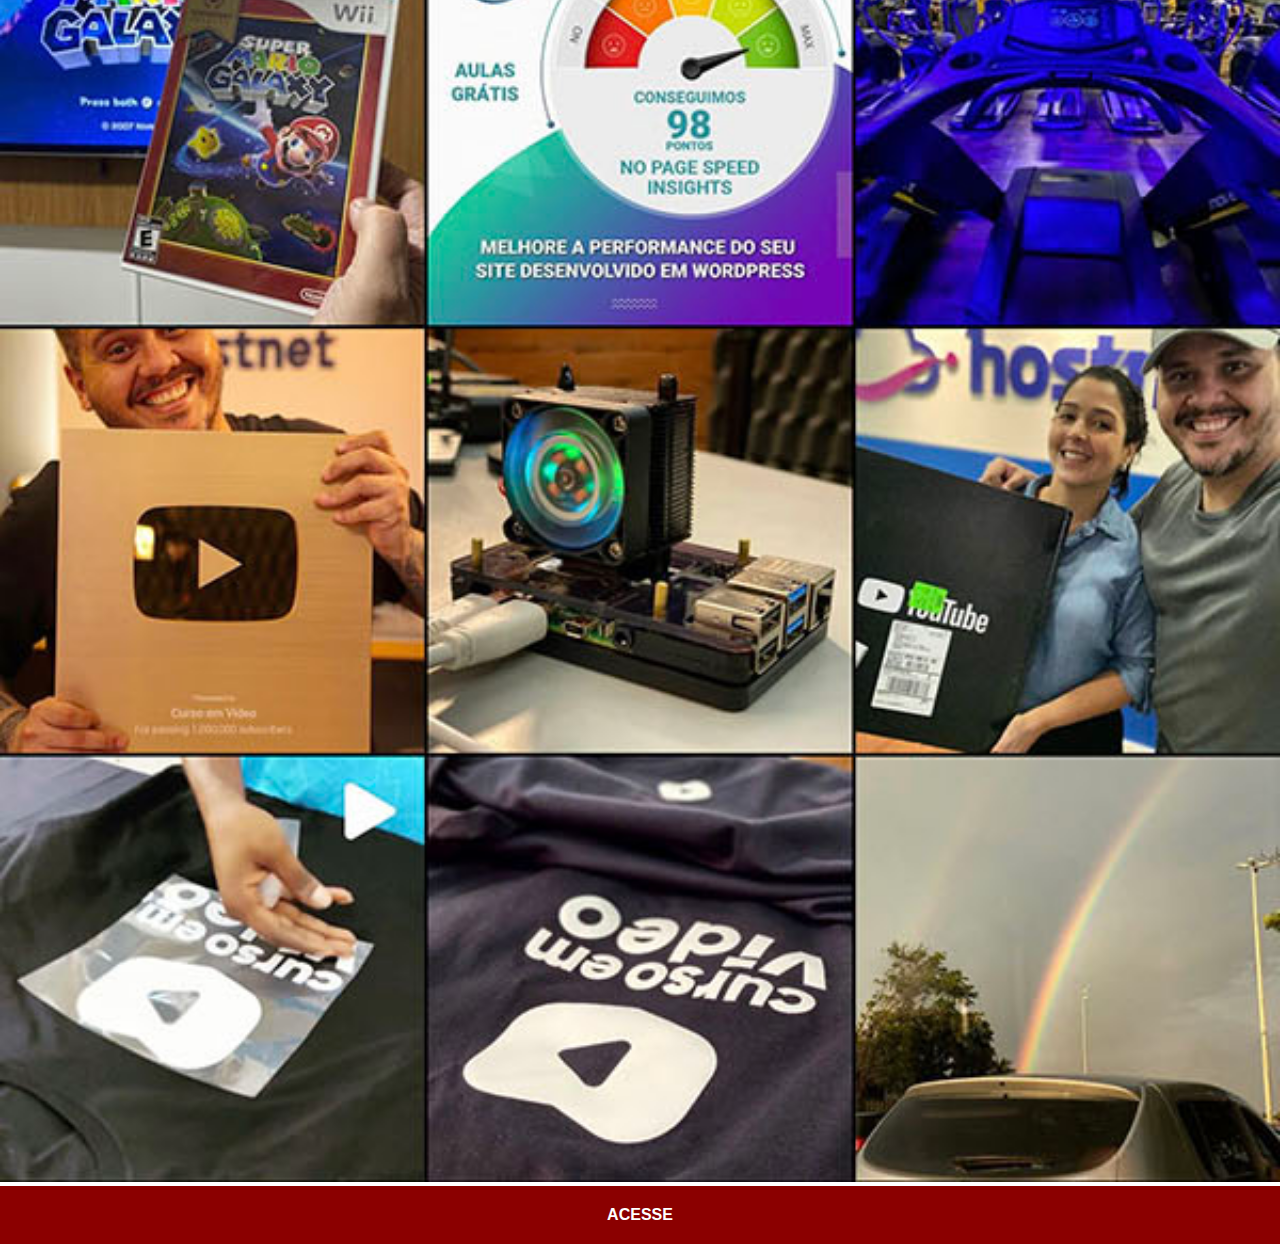
<file: instagram.html>
<!DOCTYPE html>
<html lang="pt-br">
<head>
    <meta charset="UTF-8">
    <meta name="viewport" content="width=device-width, initial-scale=1.0">
    <title>youtube</title>
    <link rel="stylesheet" href="estilos/social.css">
</head>
<body>
    <img src="imagens/tela-instagram.jpg" alt="instagram">
    <a href="https://www.instagram.com/gustavoguanabara/" target="_blank">ACESSE</a>
</body>
</html>
</file>
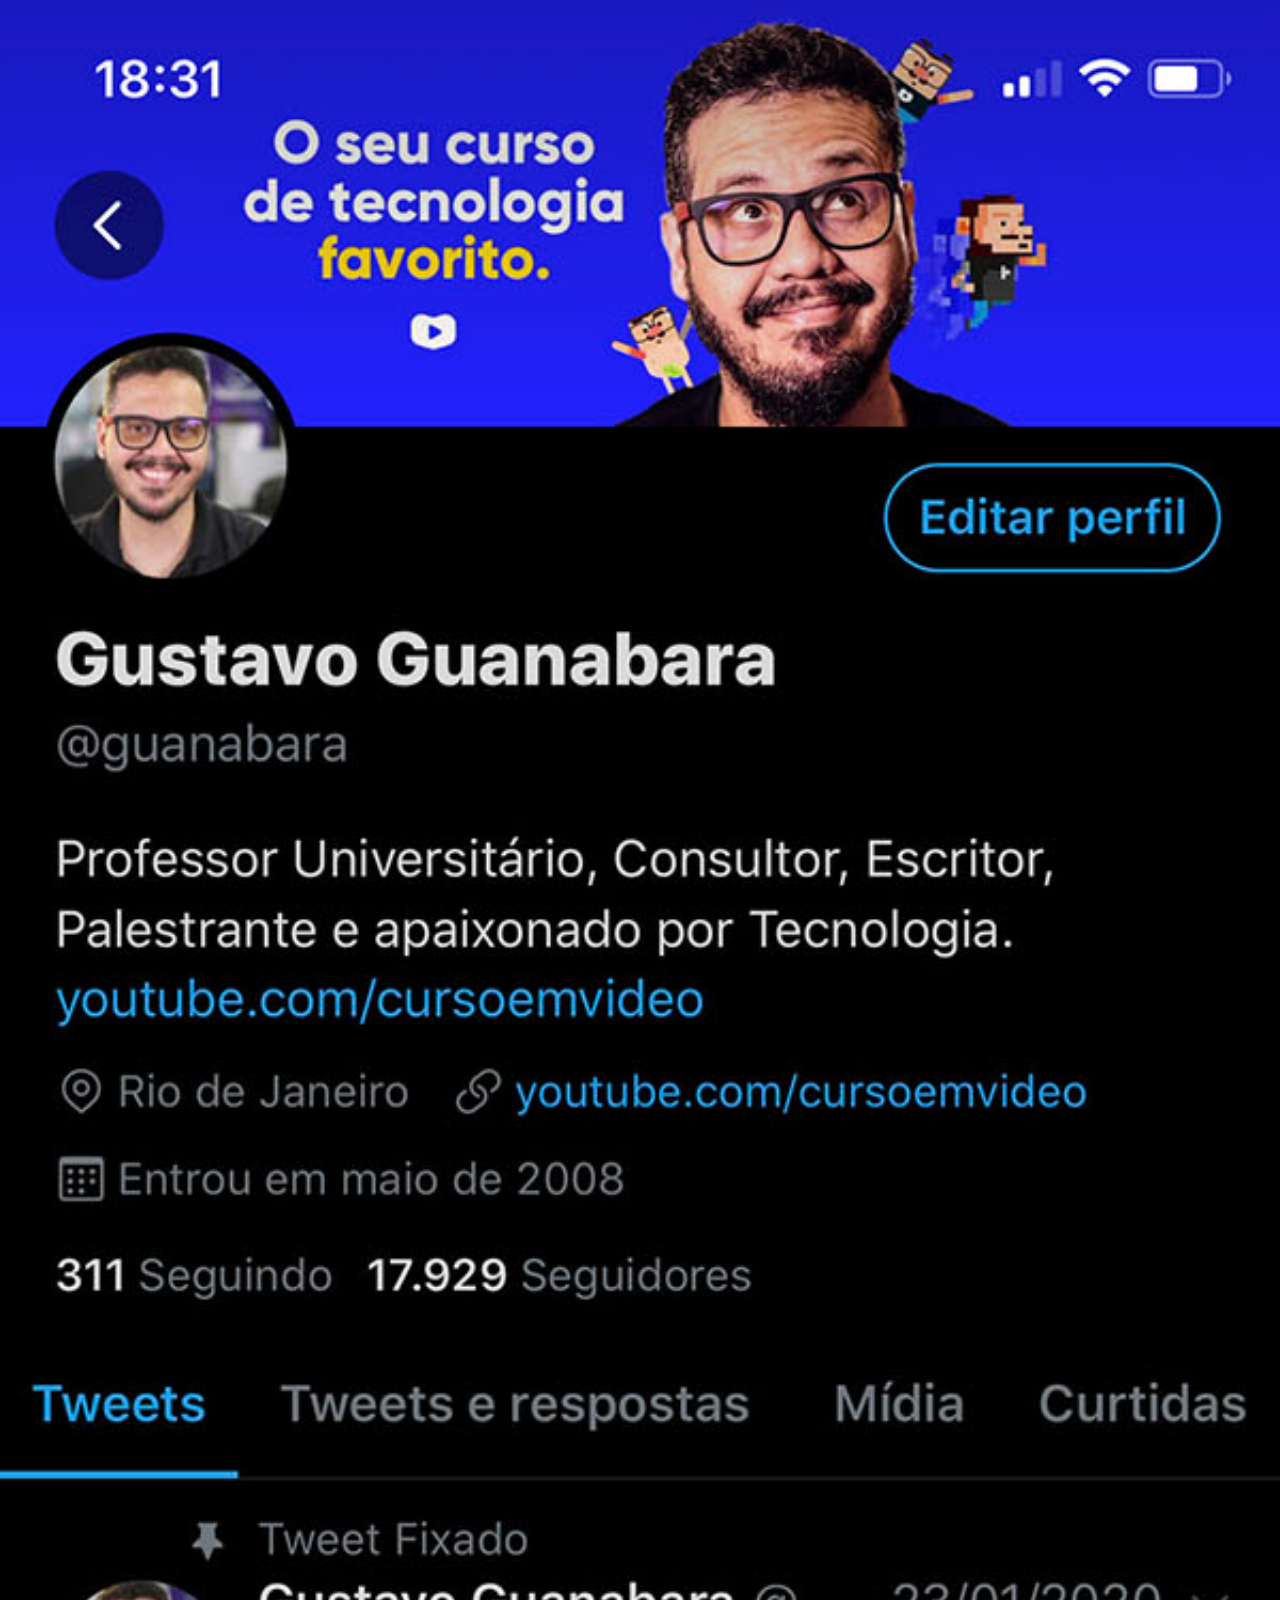
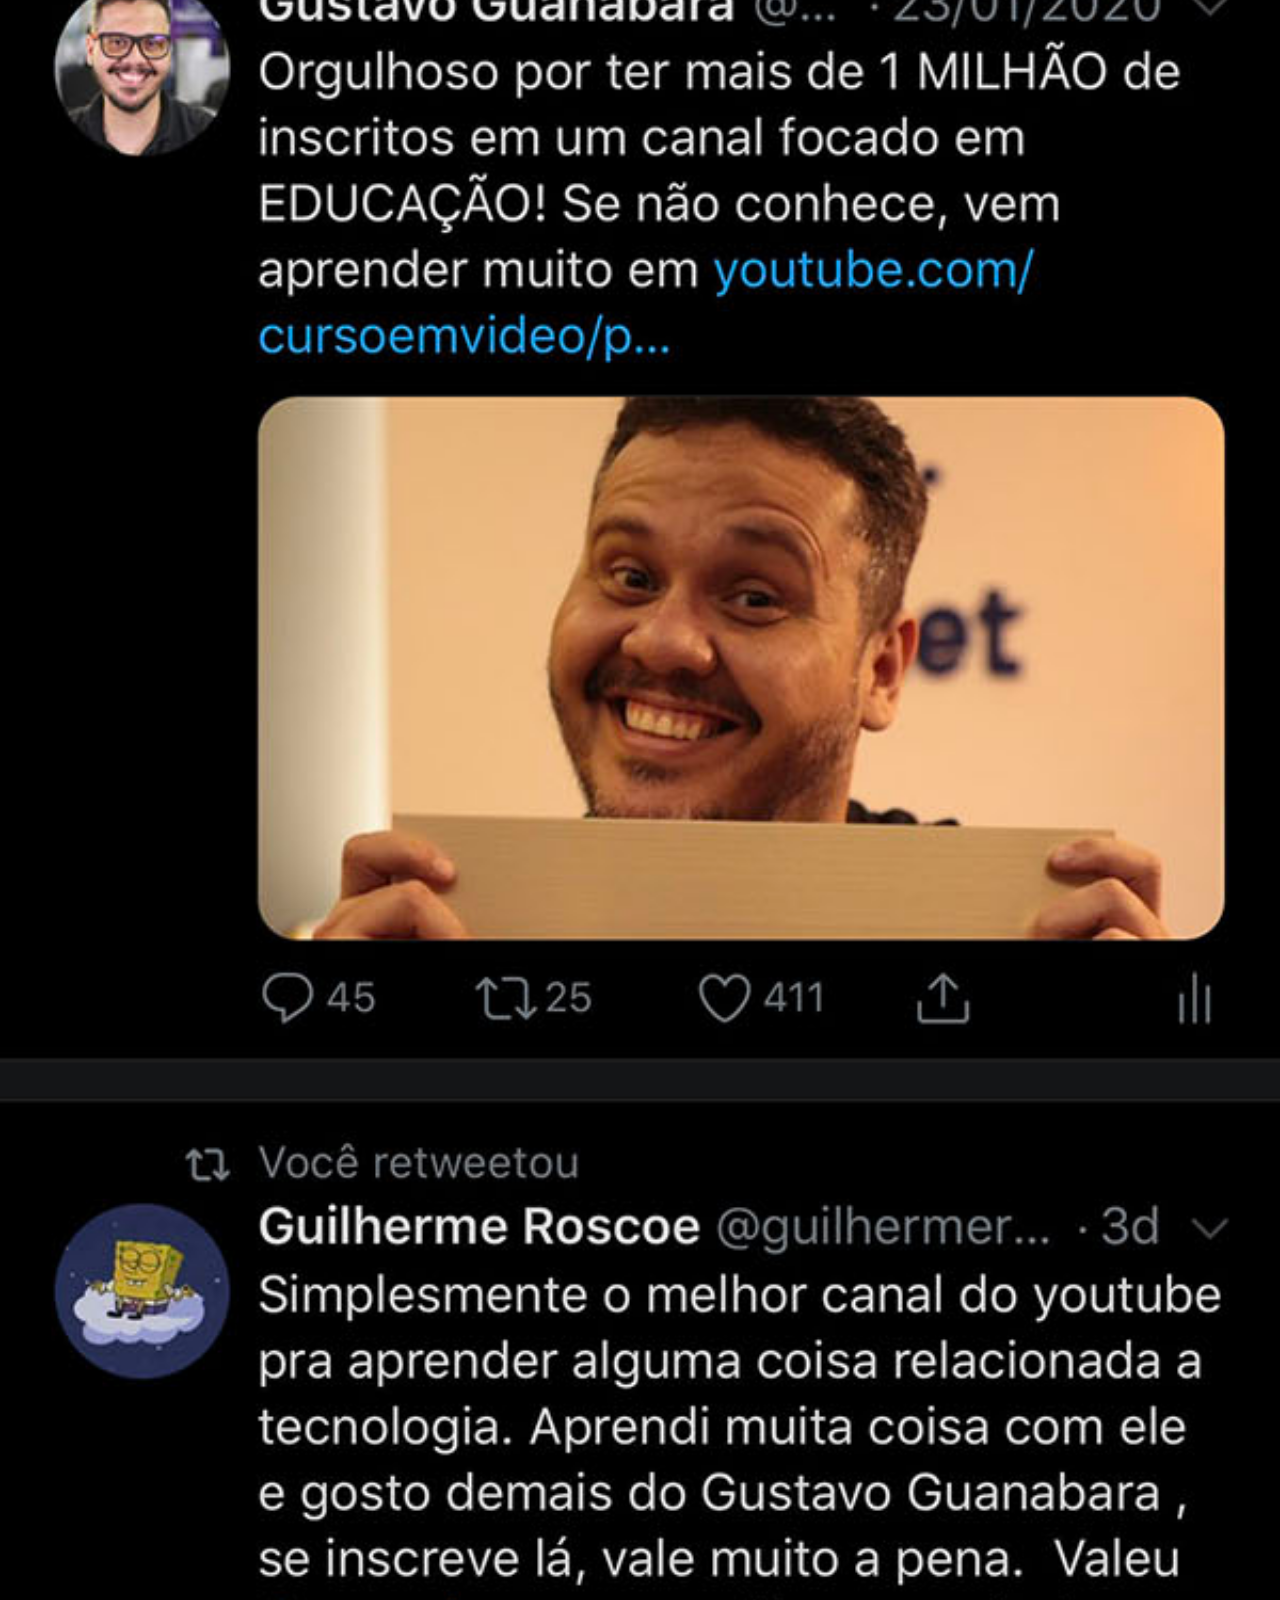
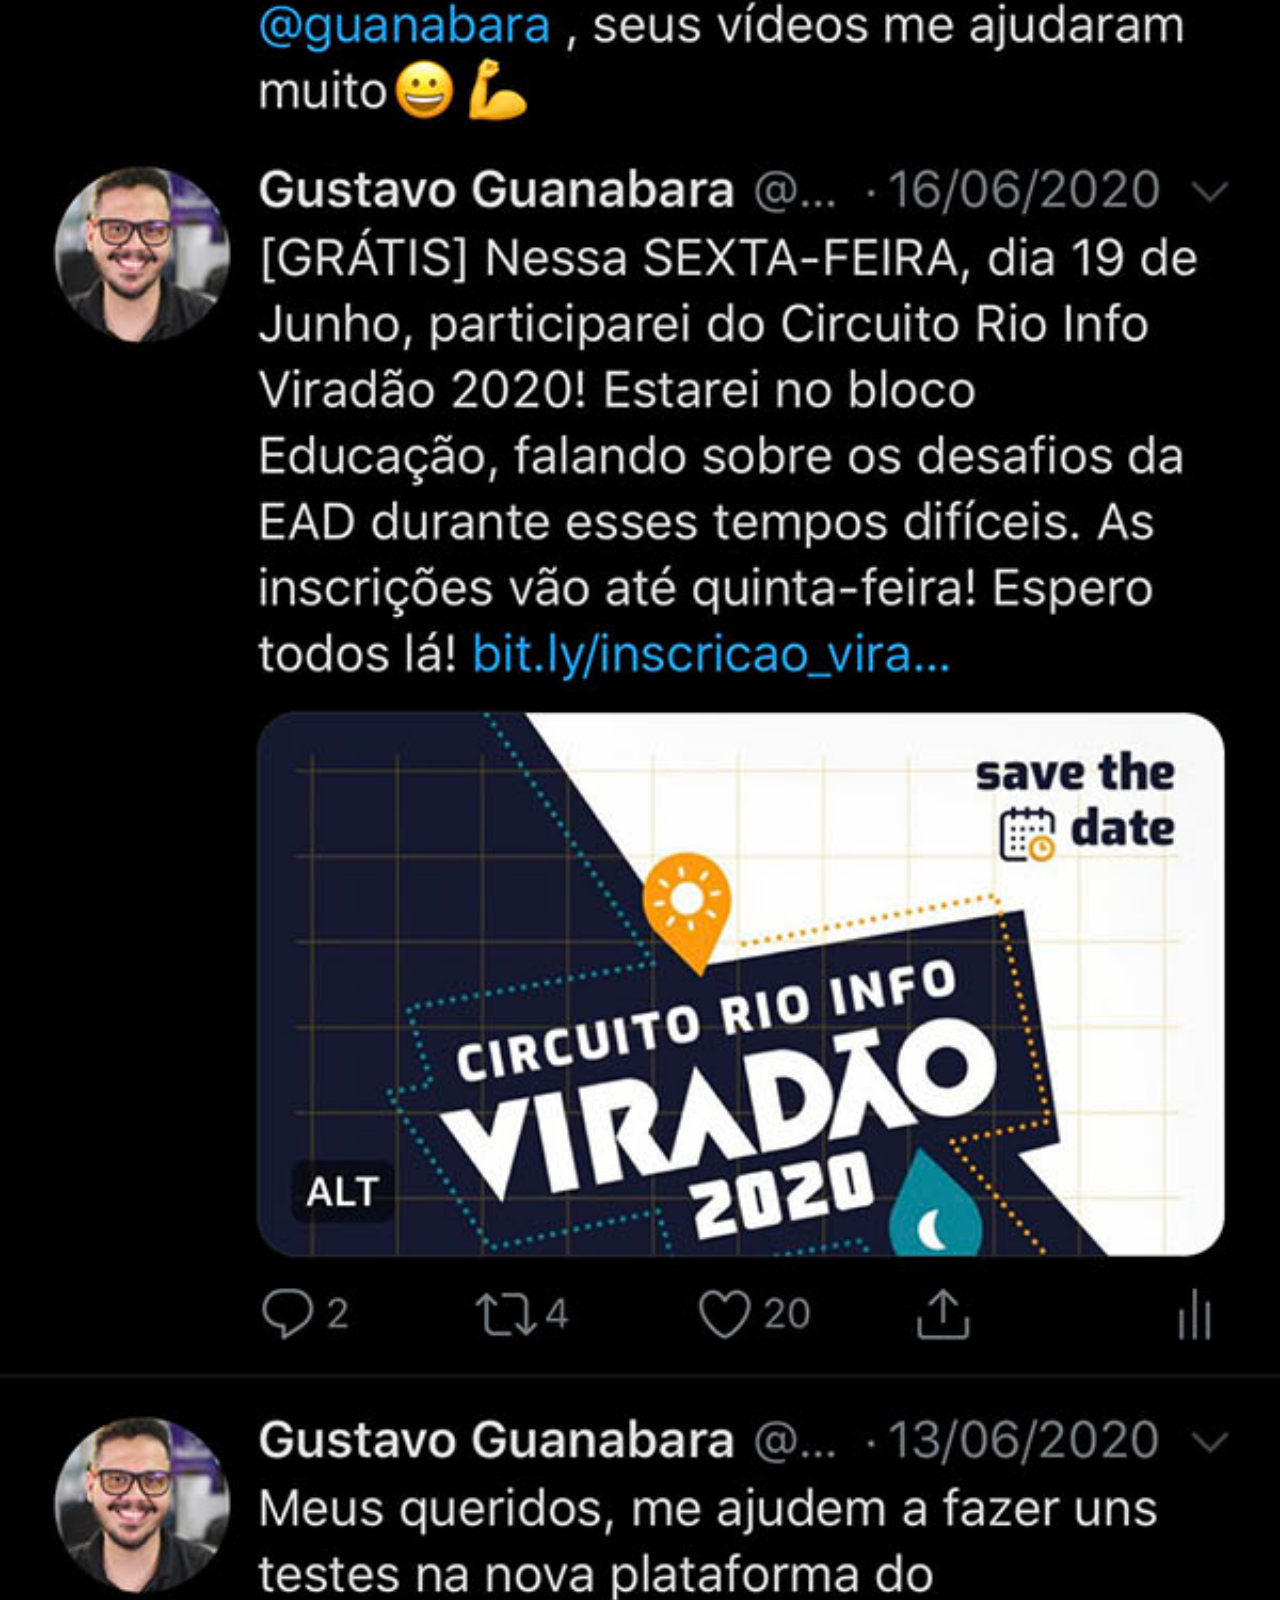
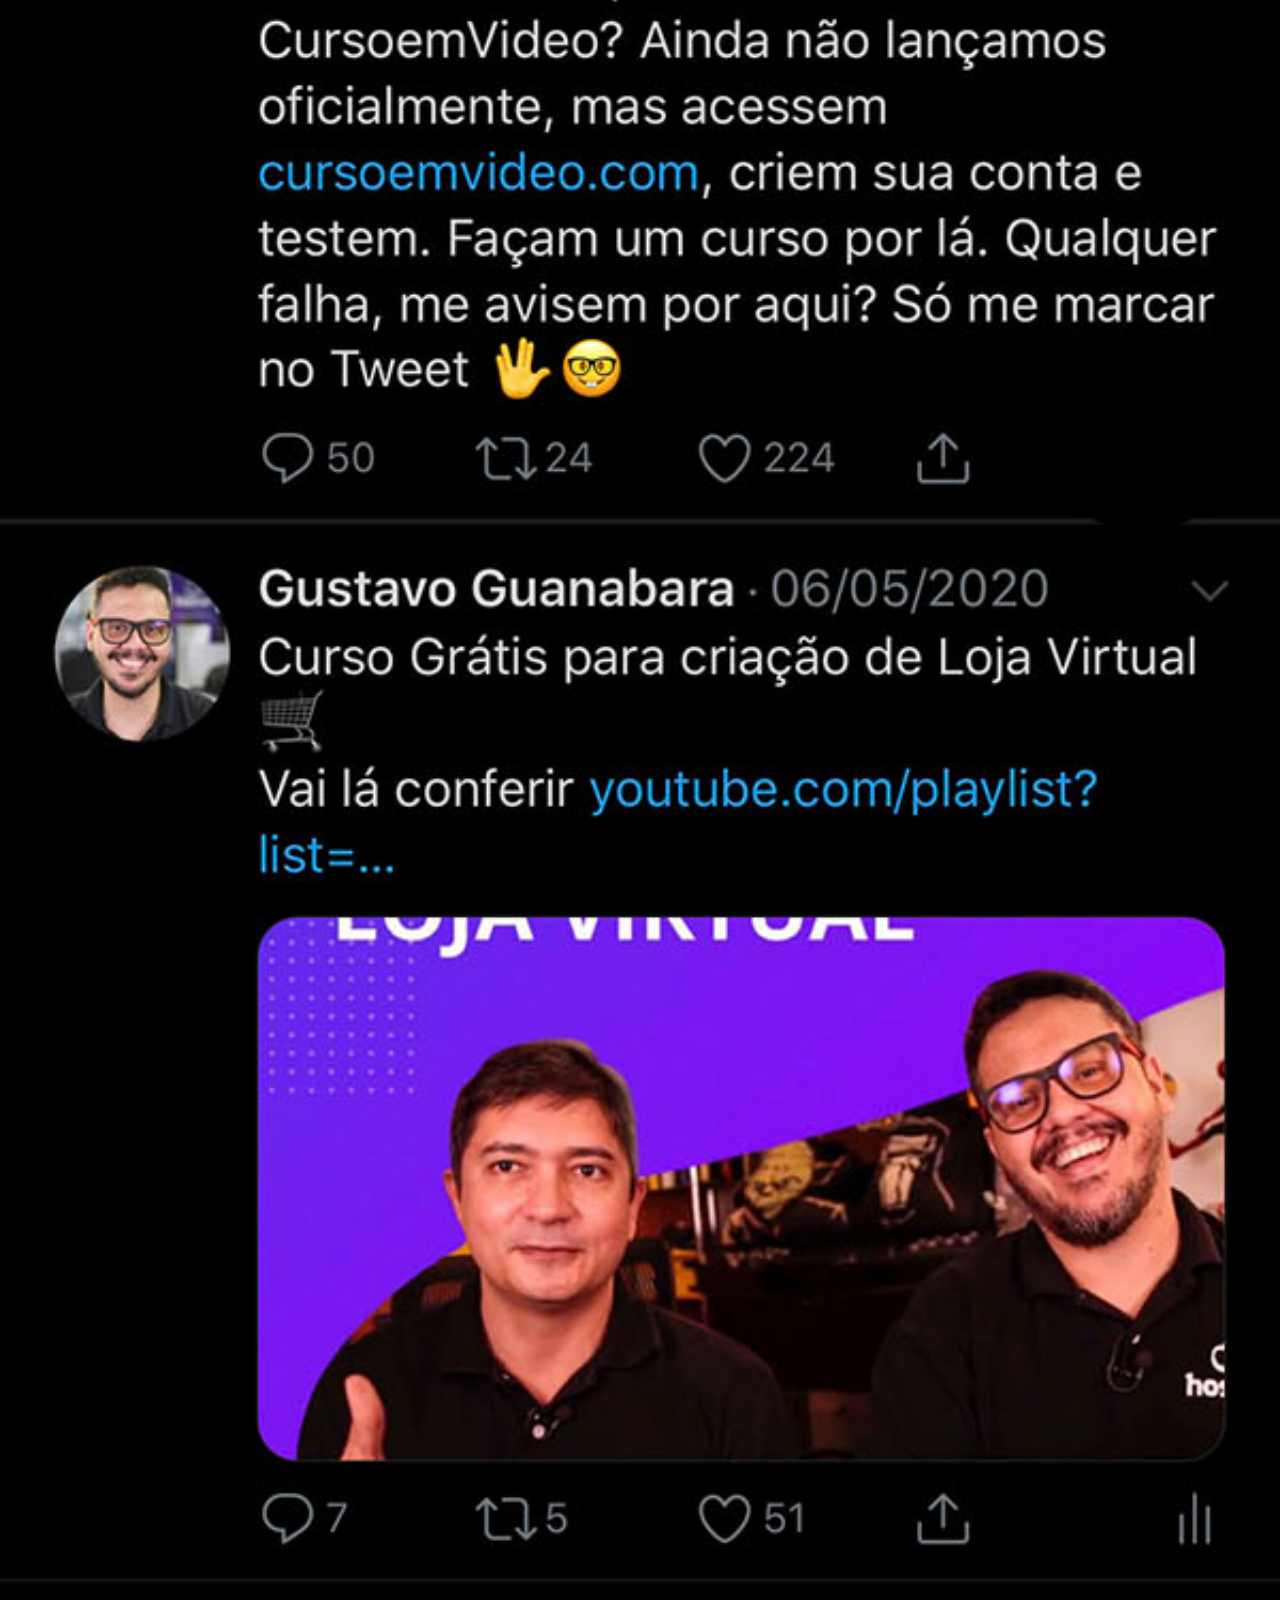
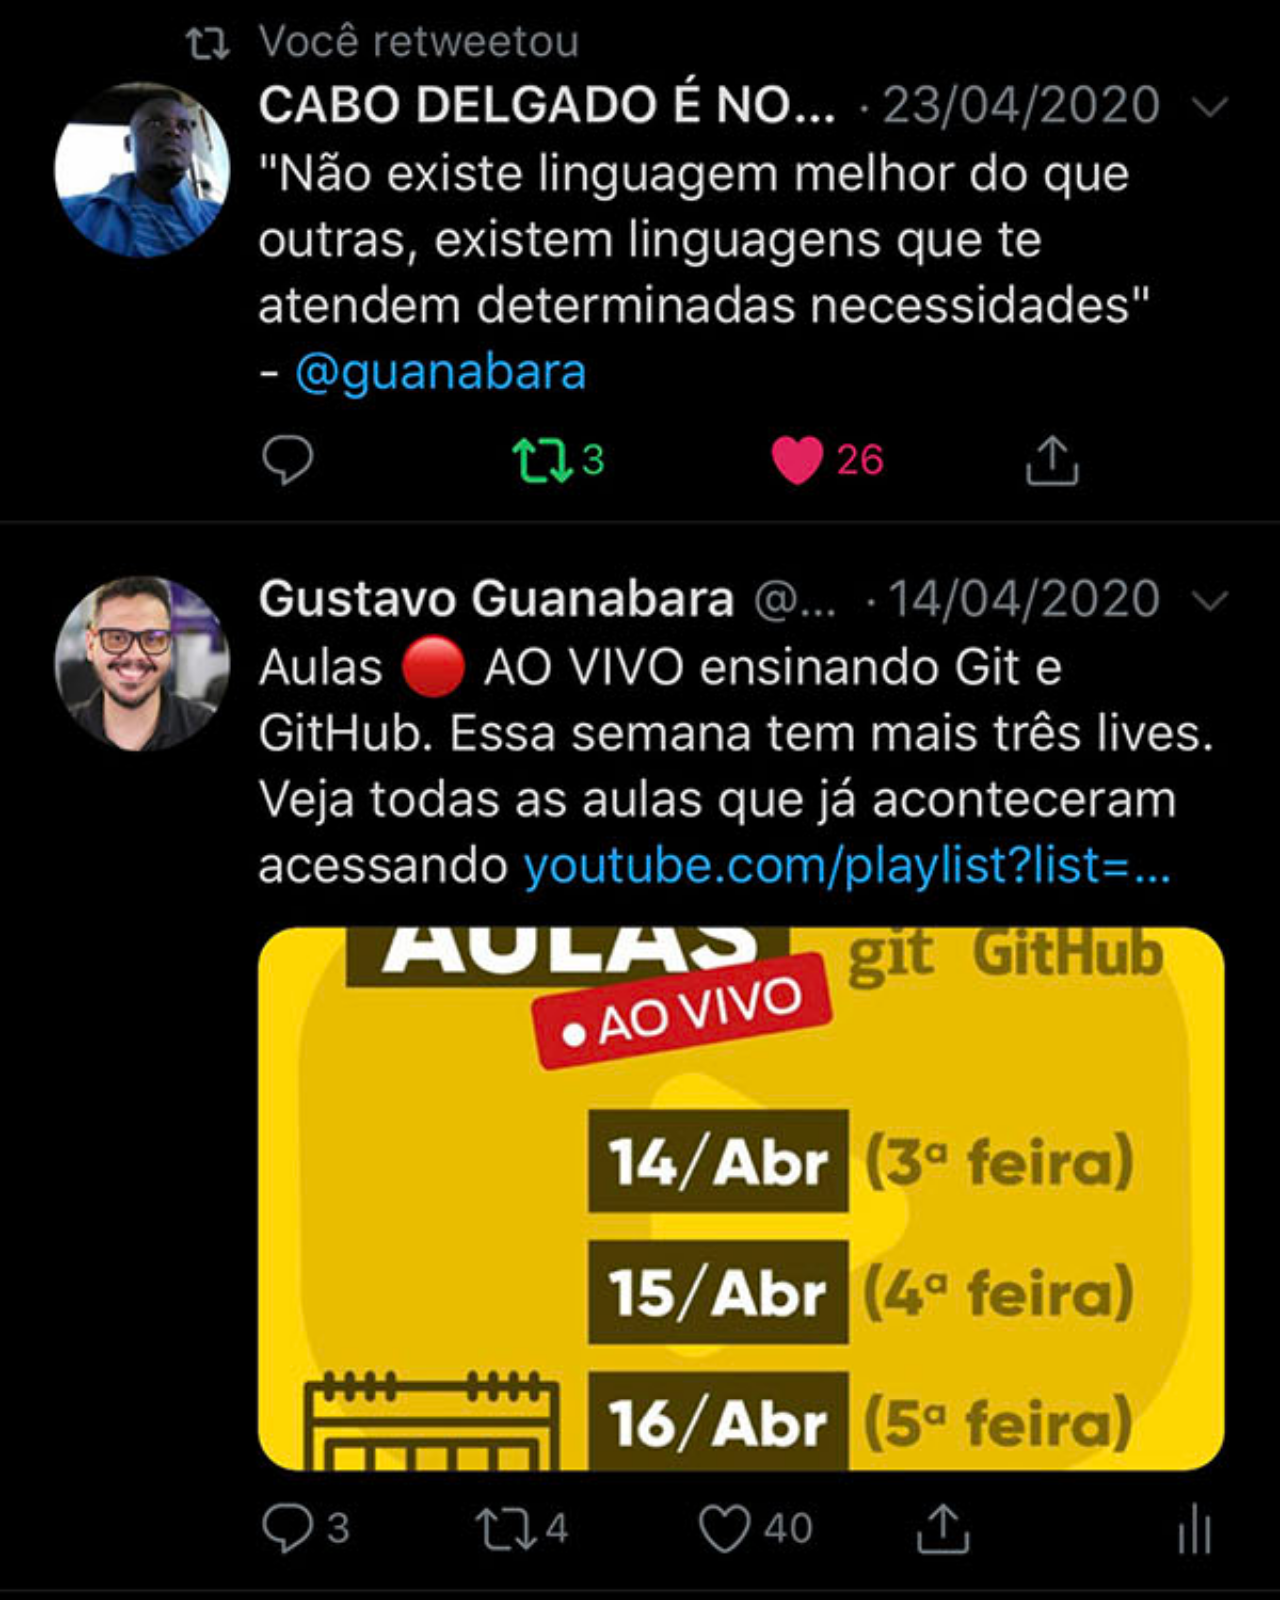
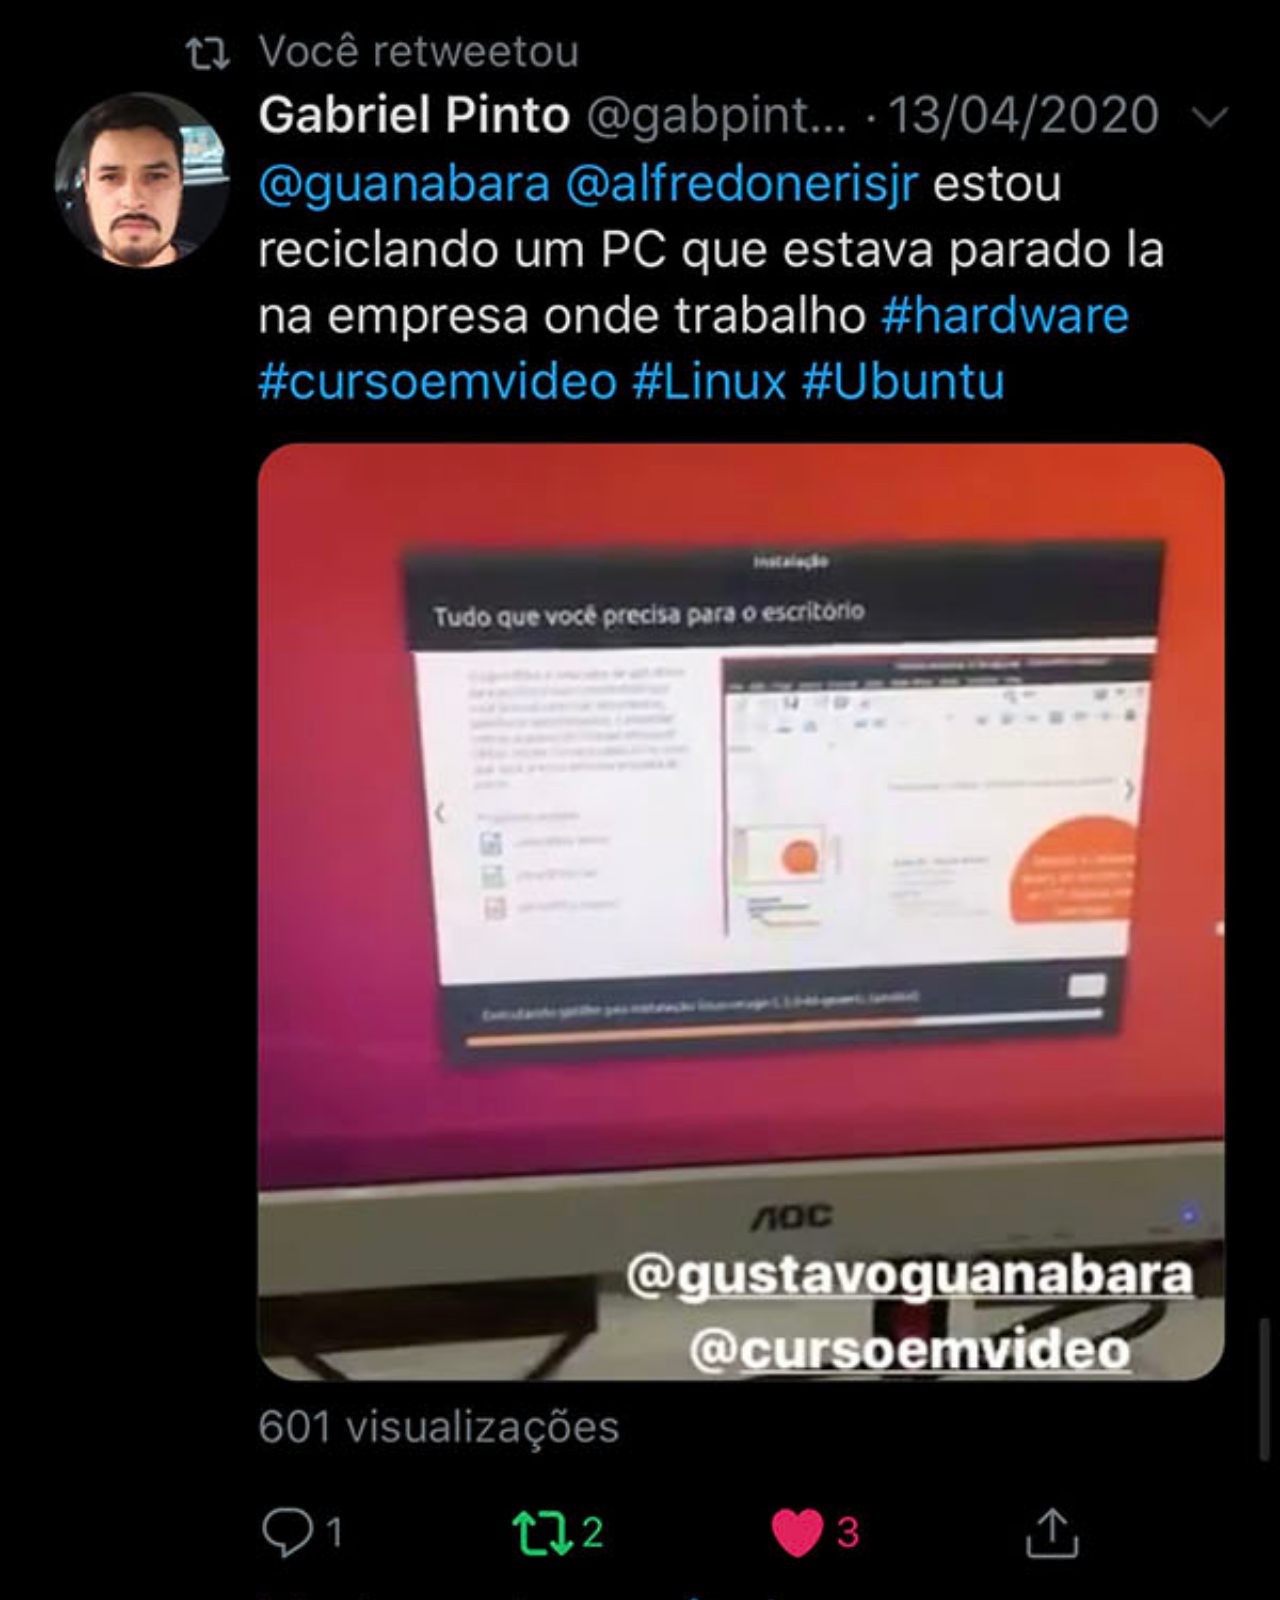
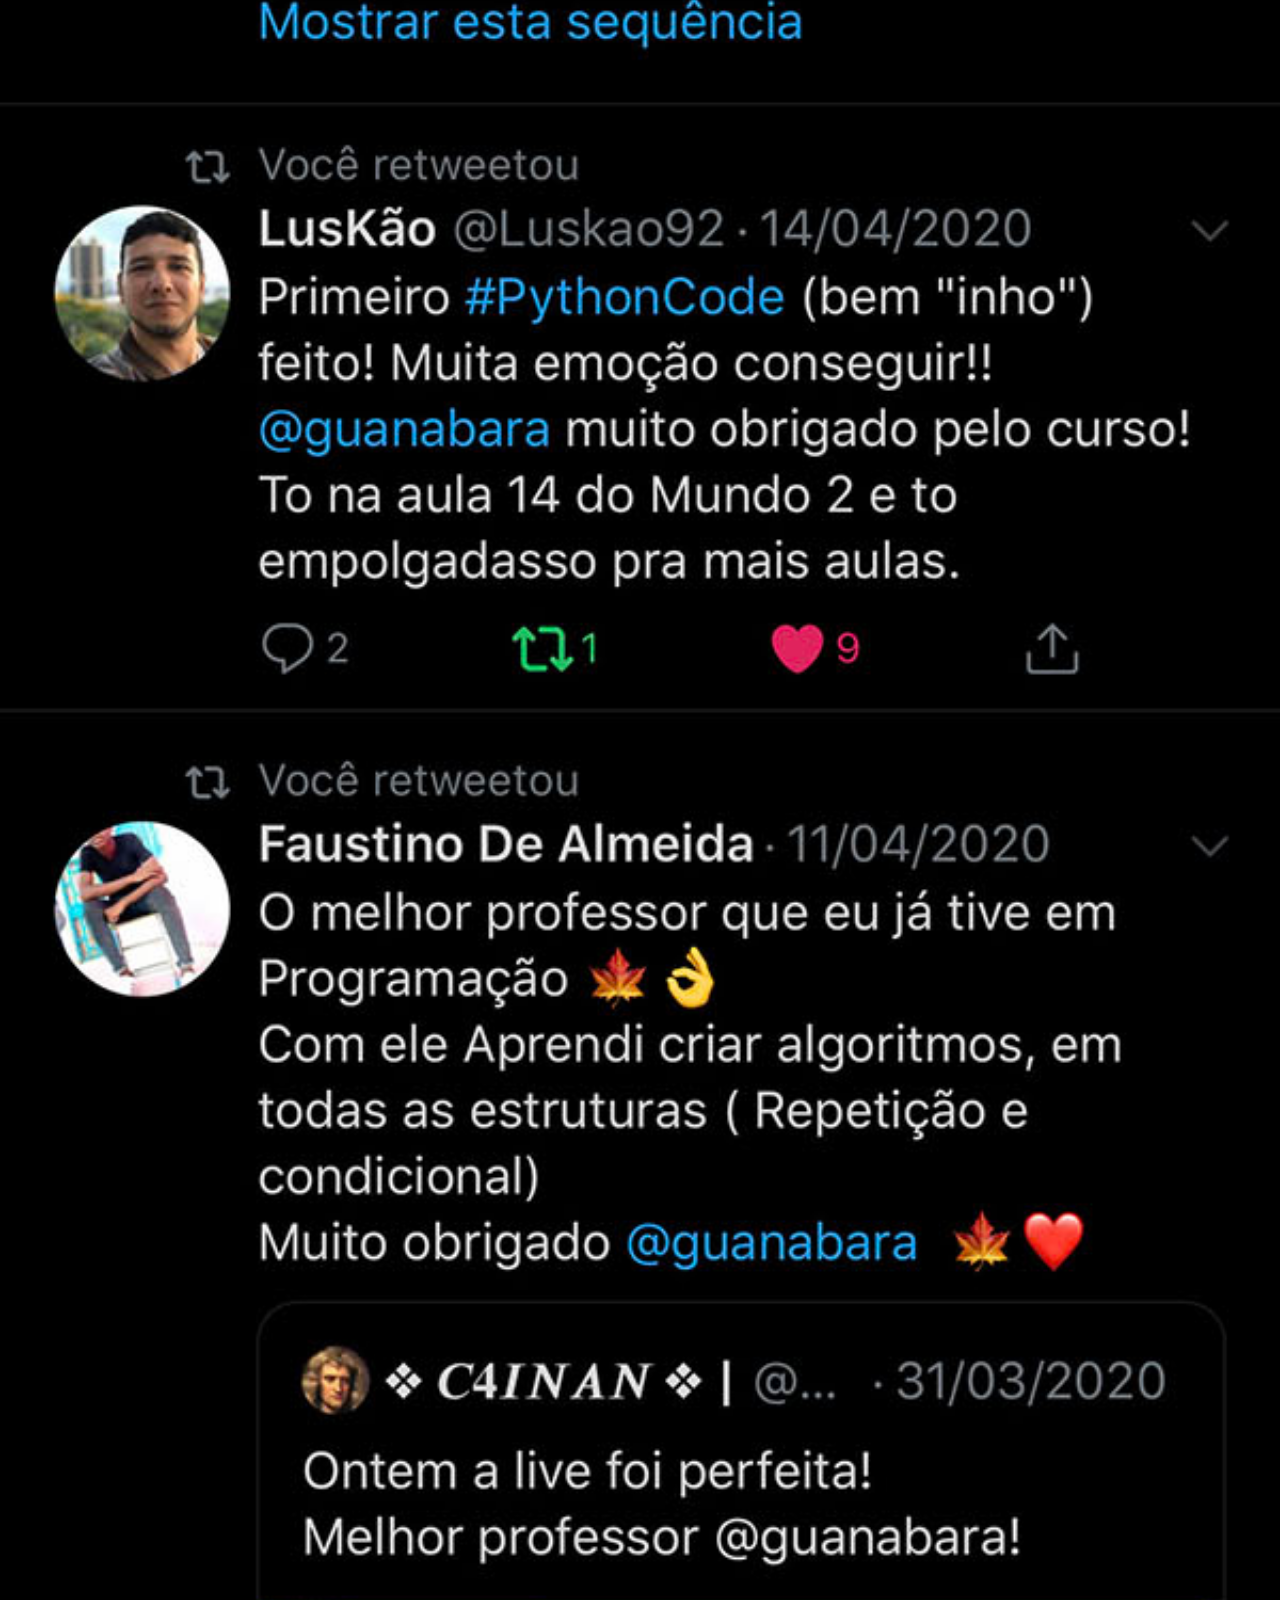
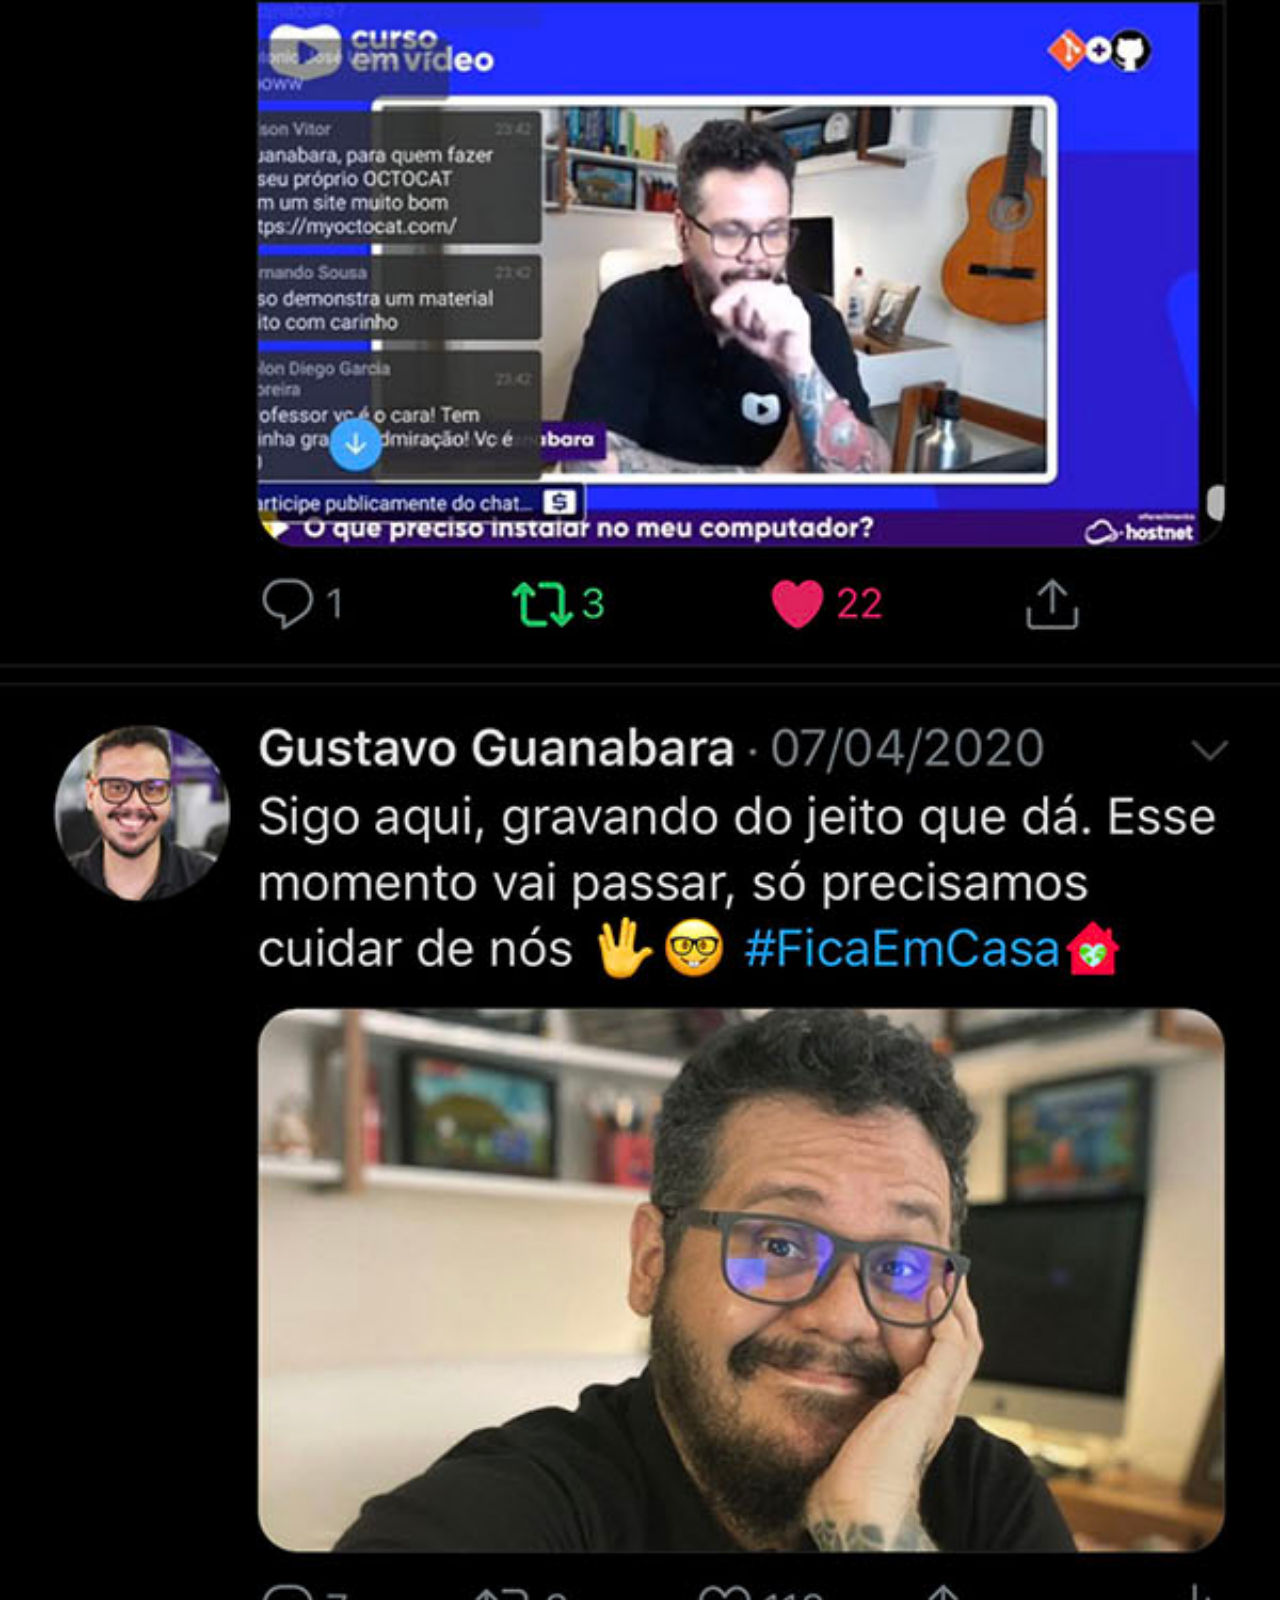
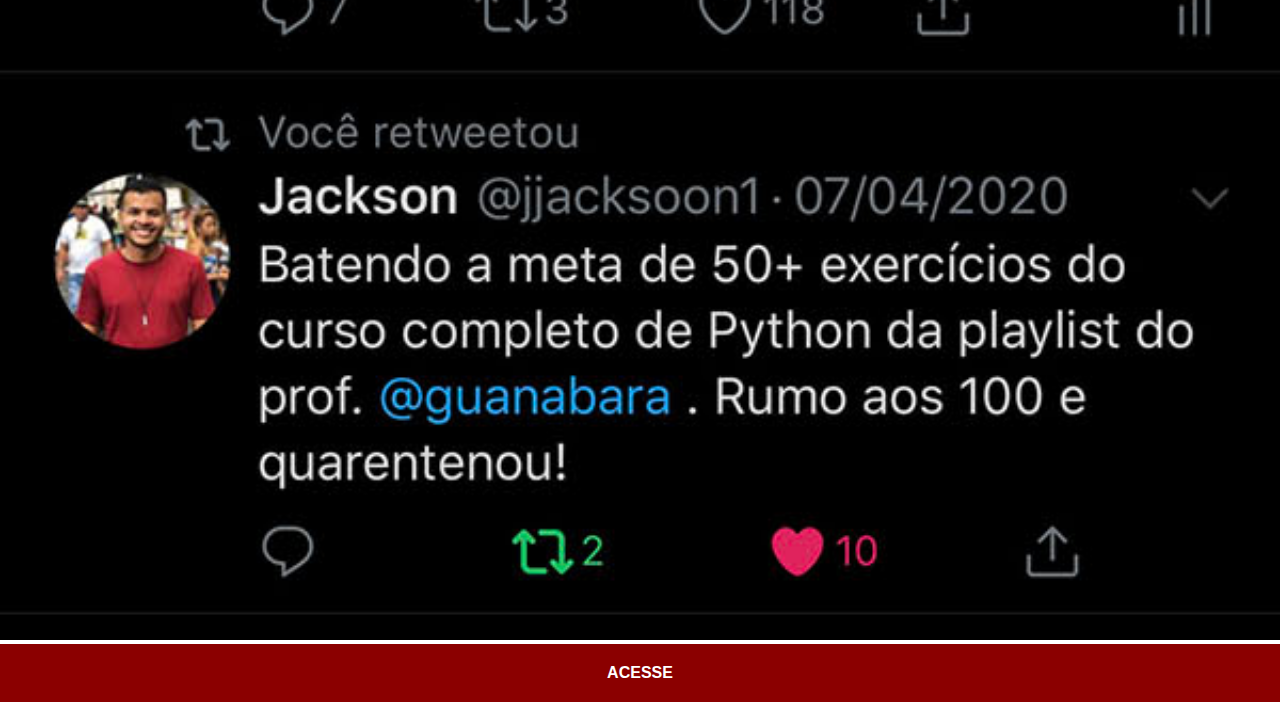
<file: twitter.html>
<!DOCTYPE html>
<html lang="pt-bt">
<head>
    <meta charset="UTF-8">
    <meta name="viewport" content="width=device-width, initial-scale=1.0">
    <title>Document</title>
    <link rel="stylesheet" href="estilos/social.css">
</head>
<body>
    <img src="imagens/tela-twitter.jpg" alt="twitter">
    <a href="https://twitter.com/guanabara" target="_blank">ACESSE</a>
</body>
</html>
</file>
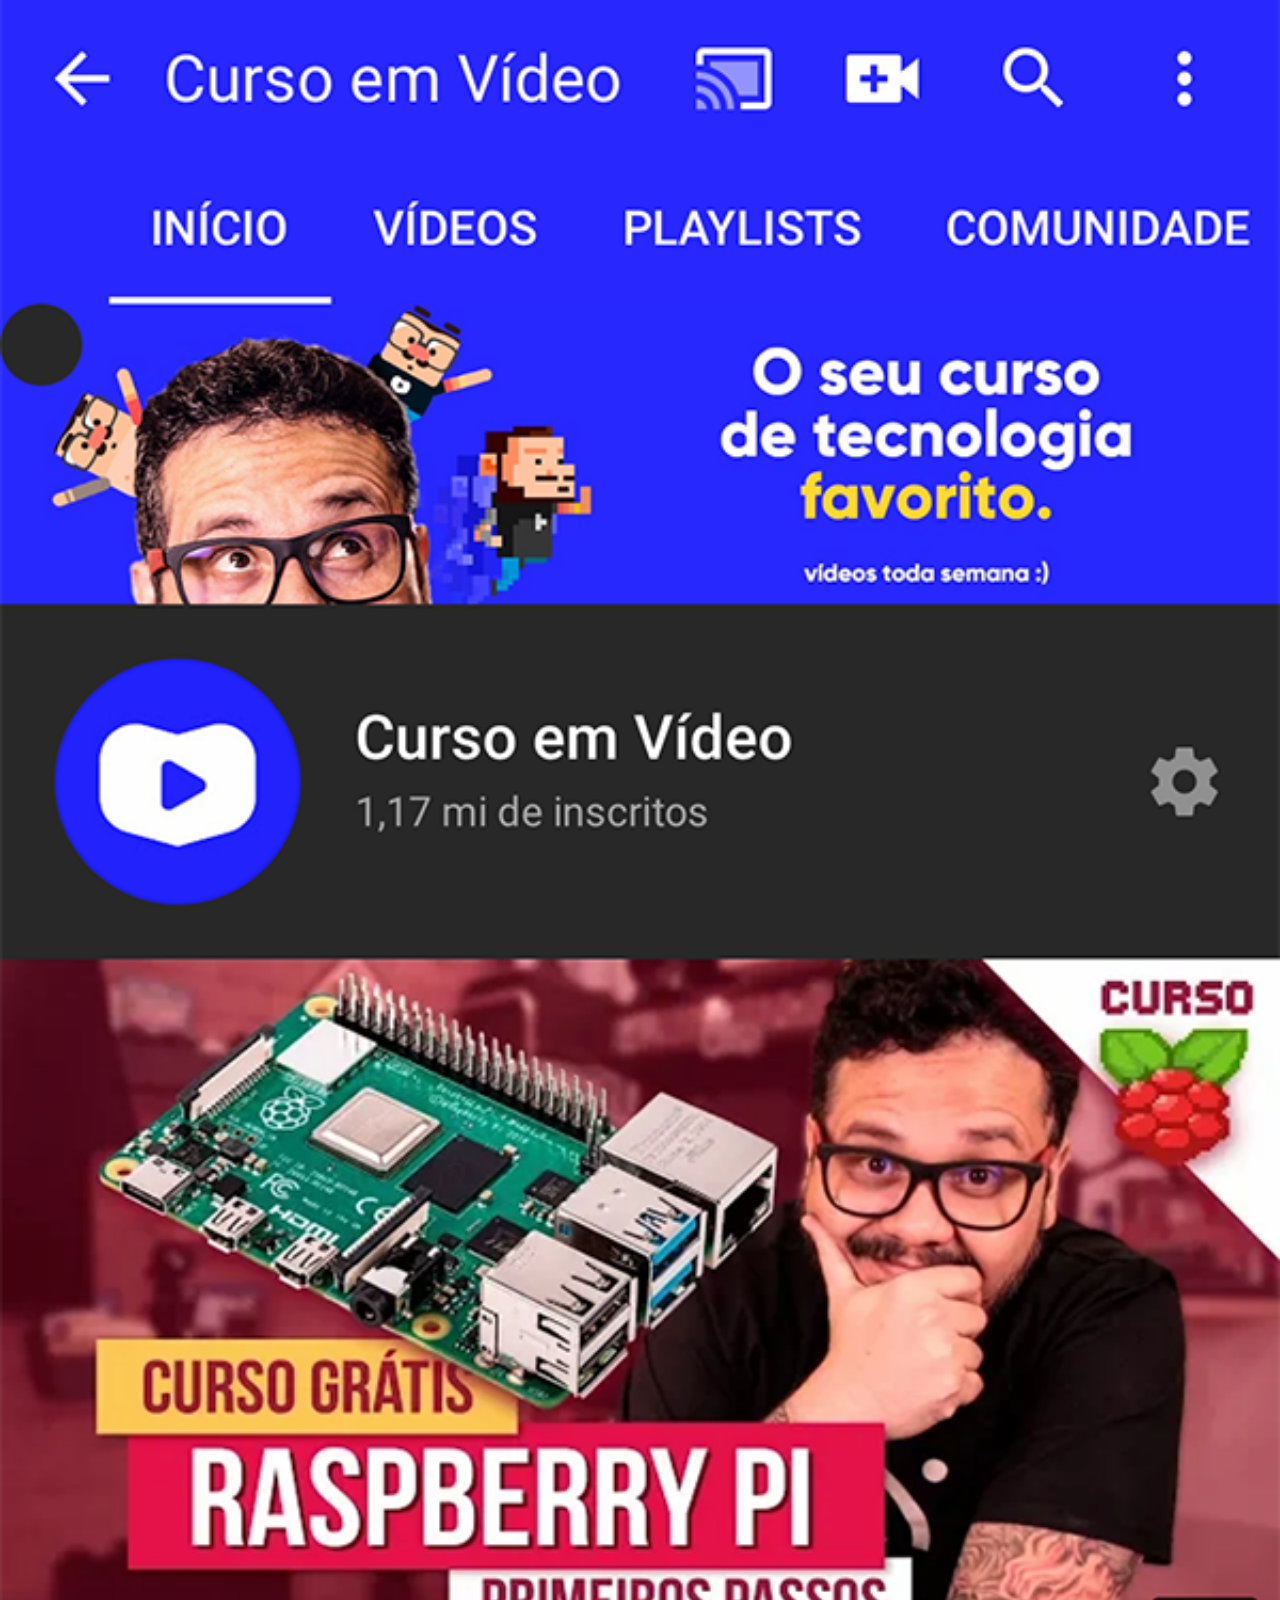
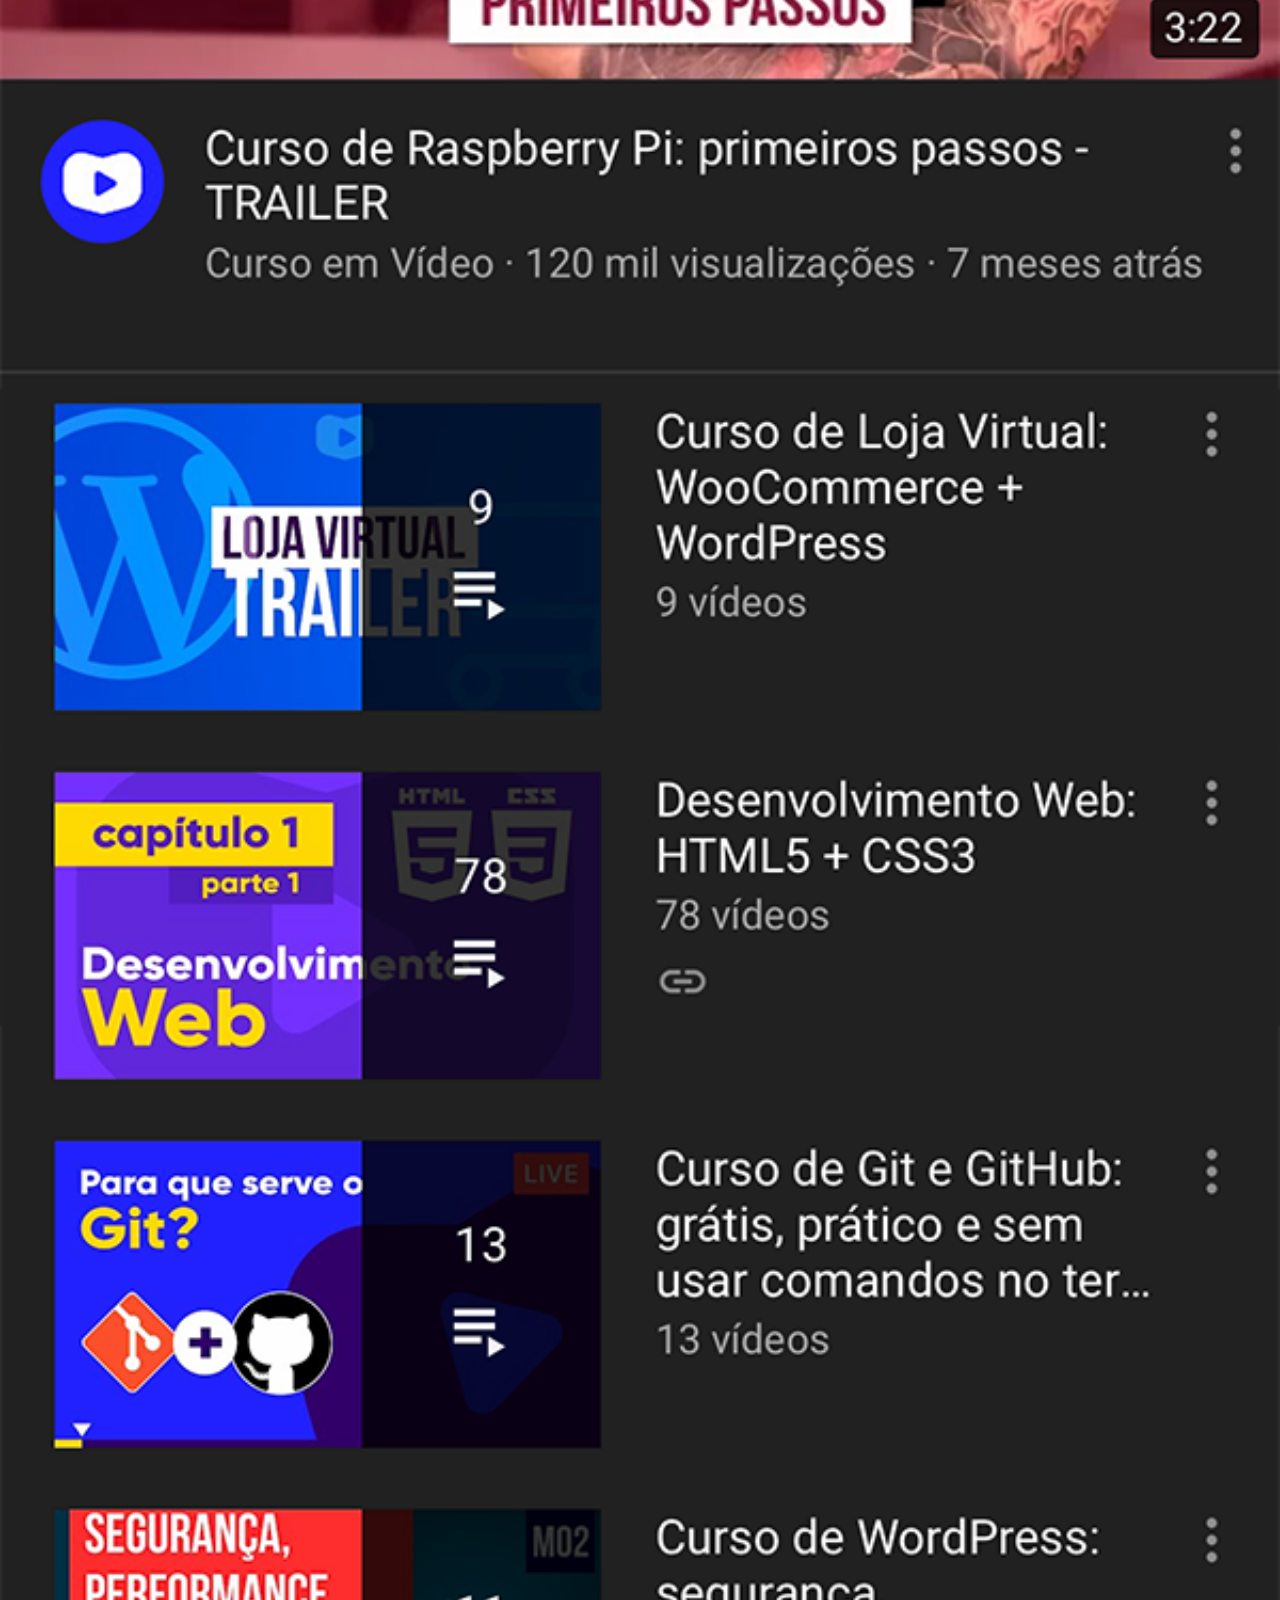
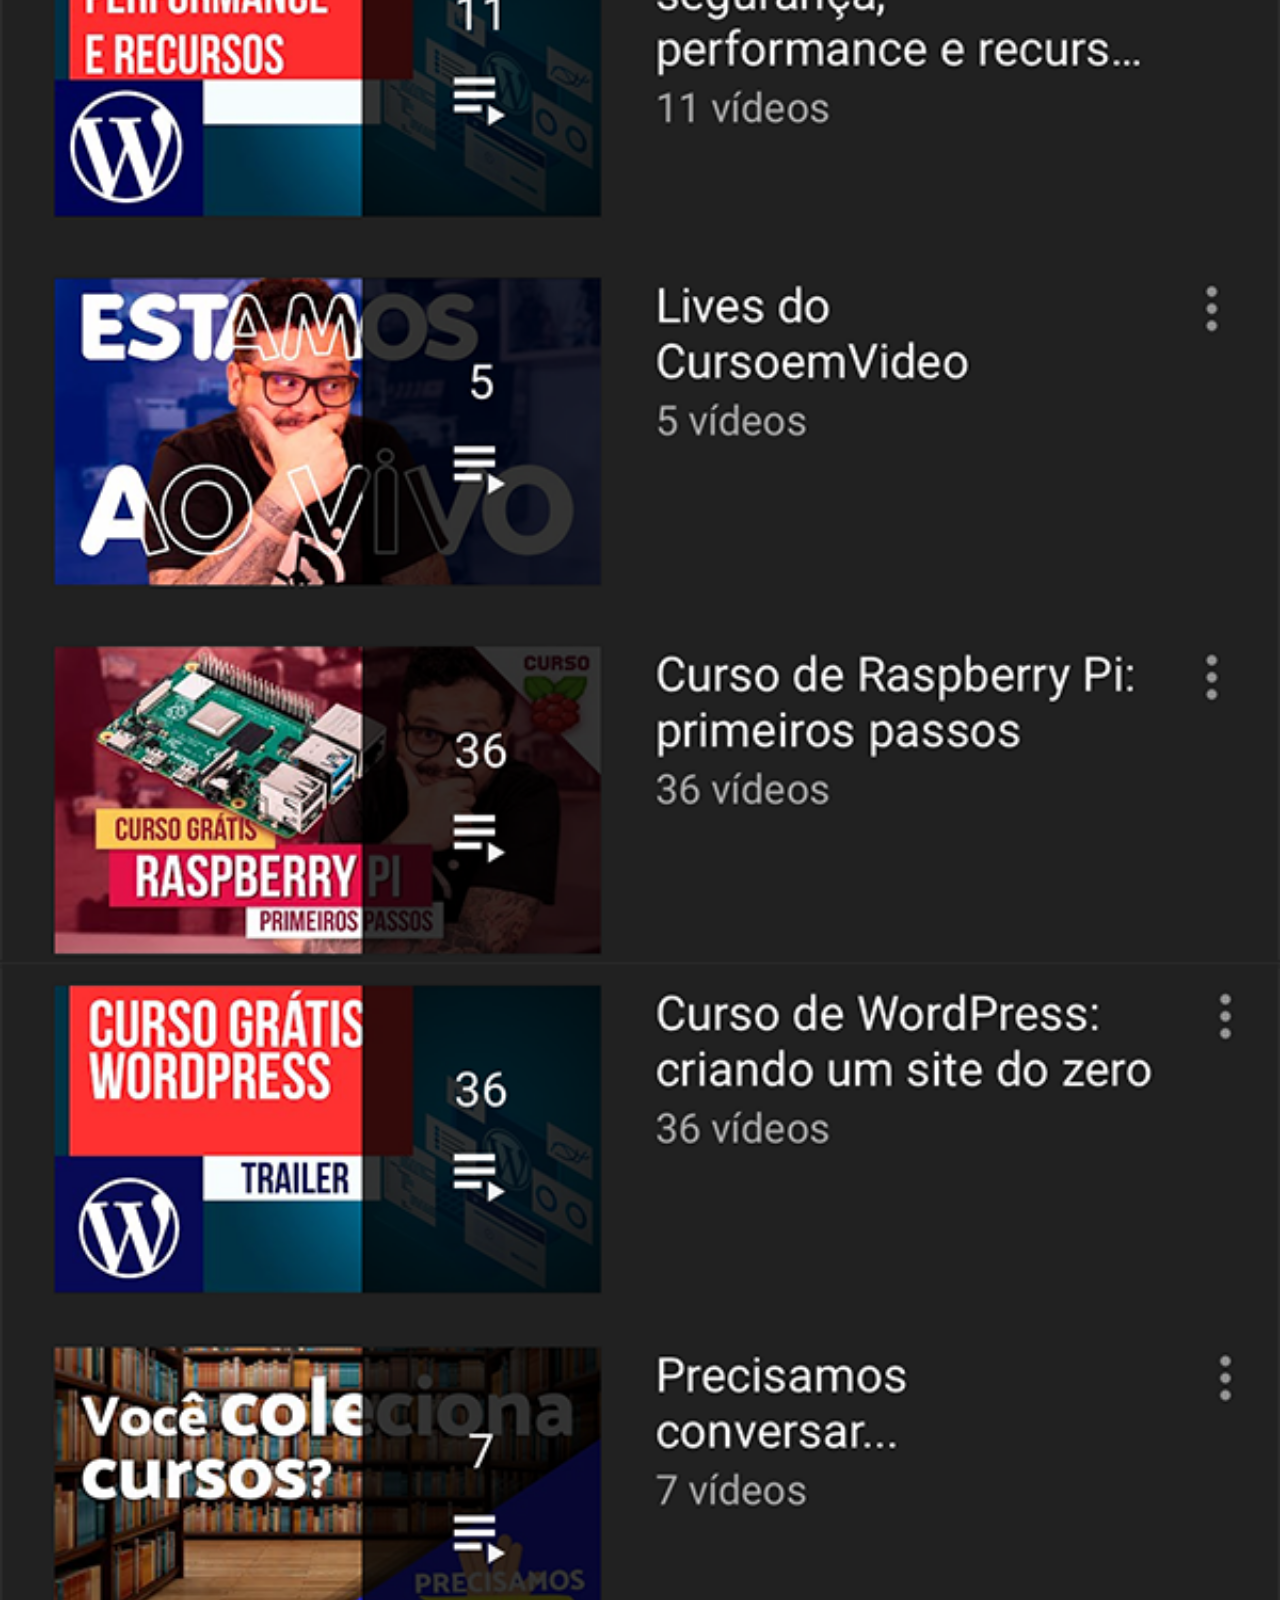
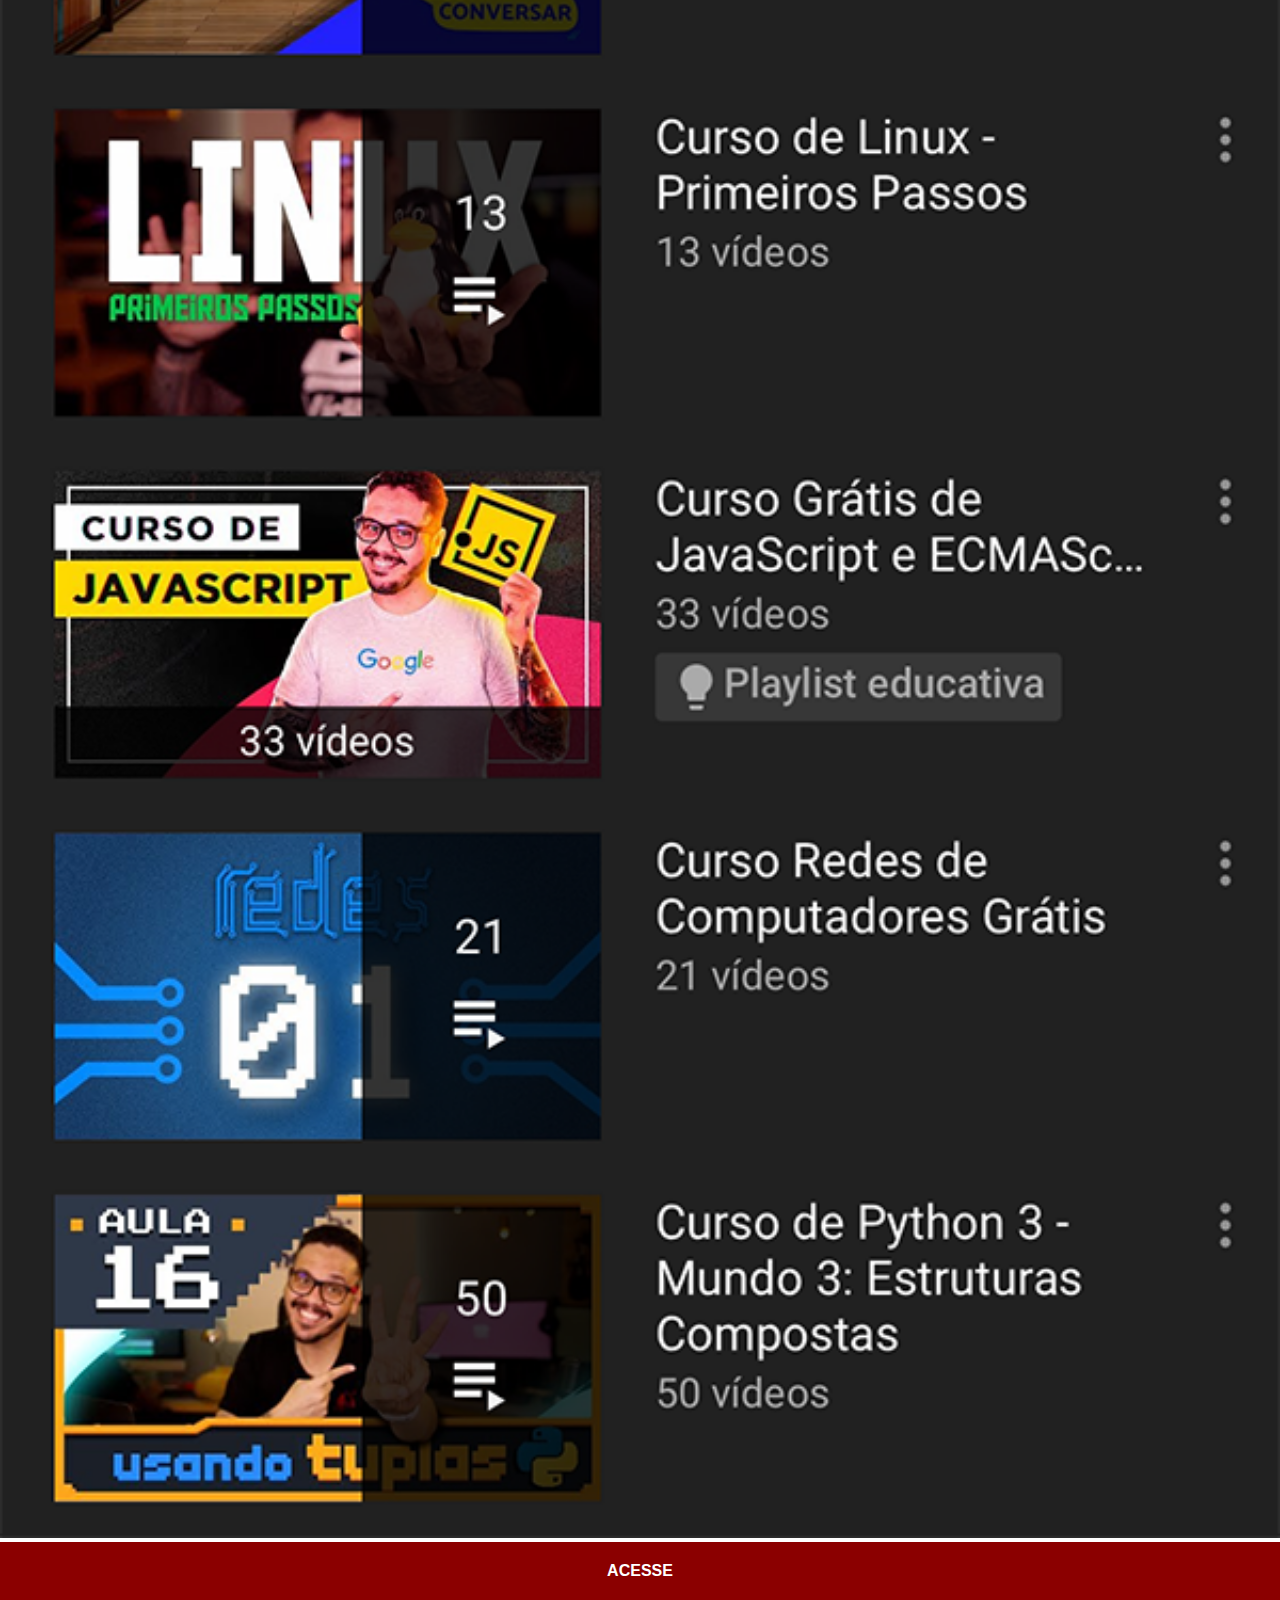
<file: youtube.html>
<!DOCTYPE html>
<html lang="pt-br">
<head>
    <meta charset="UTF-8">
    <meta name="viewport" content="width=device-width, initial-scale=1.0">
    <title>youtube</title>
    <link rel="stylesheet" href="estilos/social.css">
</head>
<body>
    <img src="imagens/tela-youtube.png" alt="youtube">
    <a href="https://www.youtube.com/@CursoemVideo/playlists" target="_blank">ACESSE</a>
    
</body>
</html>
</file>
<file: estilos/style.css>
@charset "UTF-8";

*{
    margin: opx;
    padding: opx;
    font-family: Arial, Helvetica, sans-serif;

}

::-webkit-scrollbar{
    width: 0px;
    height: 0px;
}

html, body{
    height: 100vh;
    width: 100vw;
    background-color: black;


}

body{
    background: url('../imagens/fundo-madeira.jpg') no-repeat top center;
    background-size: cover;
    background-attachment: fixed;
}

main{
    height: 100vh;
    width: 100vw;
    position: relative;
    

}

section#telefone{
    height: 627px;
    width: 311px;
    background: url('../imagens/frame-iphone.png') no-repeat;;
    position: absolute;
    top: 50%;
    left: 50%;
    transform: translate(-50%, -50%);
    
}

iframe#tela{
    position: relative;
    top: 80px;
    left: 22px;
    width: 269px;
    height: 471px;
}

section#redes-sociais{
    text-align: right;
}

section#redes-sociais img{
    width: 50px;
    margin: 10px;
    border-radius: 50%;
    box-shadow: 2px 2px 5px rgba(0, 0, 0, 0.589);
    box-sizing: border-box;
    
}

section#redes-sociais img:hover{
    border: 2px solid rgba(255, 255, 255, 0.589);
    transform: translate(-3px, -3px);
    box-shadow: 5px 5px 10px rgba(0, 0, 0, 0.596);
    transition: transform 0.5s;
}
</file>
<file: estilos/social.css>
@charset "UTF-8";

*{
    margin: 0px;
    padding: 0px;
    font-family: Arial, Helvetica, sans-serif;

}

::-webkit-scrollbar{
    width: 0px;
    height: 0px;

}

img{
    width: 100vw;
    
}

a{
    display: block;
    background-color: darkred;
    color: white;
    padding: 20px;
    text-align: center;
    font-weight: bolder;
    text-decoration: none;
    

}

a:hover{
    background-color: red;
}
</file>
